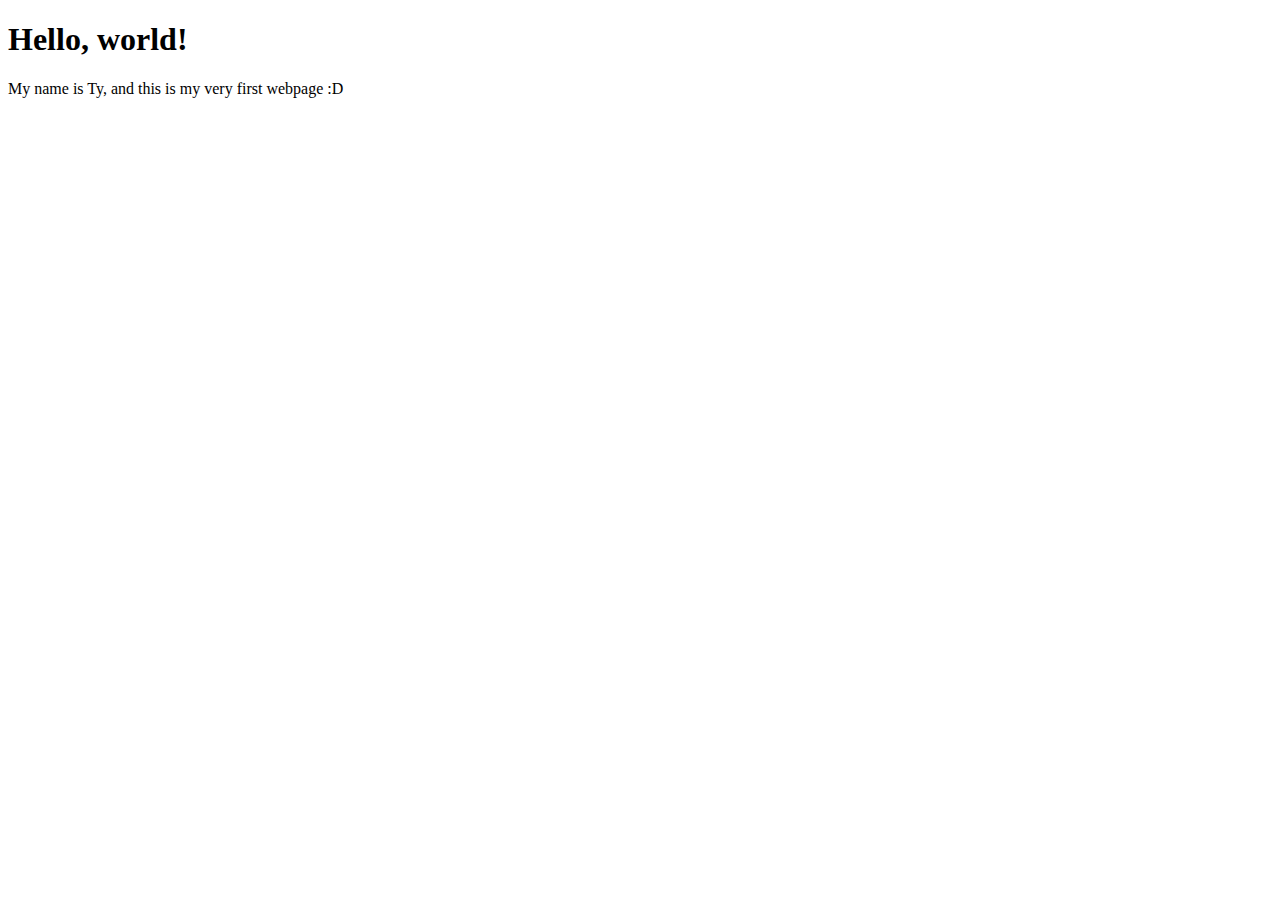
<file: Udemy_Courses/Building responsive Real-Worl Websites with HTML and CSS/01-Test/index.html>
<!DOCTYPE html>
<html lang="en">
  <head>
    <meta charset="UTF-8" />
    <meta name="viewport" content="width=device-width, initial-scale=1.0" />
    <title>My first Webpage</title>
  </head>
  <body>
    <h1>Hello, world!</h1>
    <p>My name is Ty, and this is my very first webpage :D</p>
  </body>
</html>
</file>
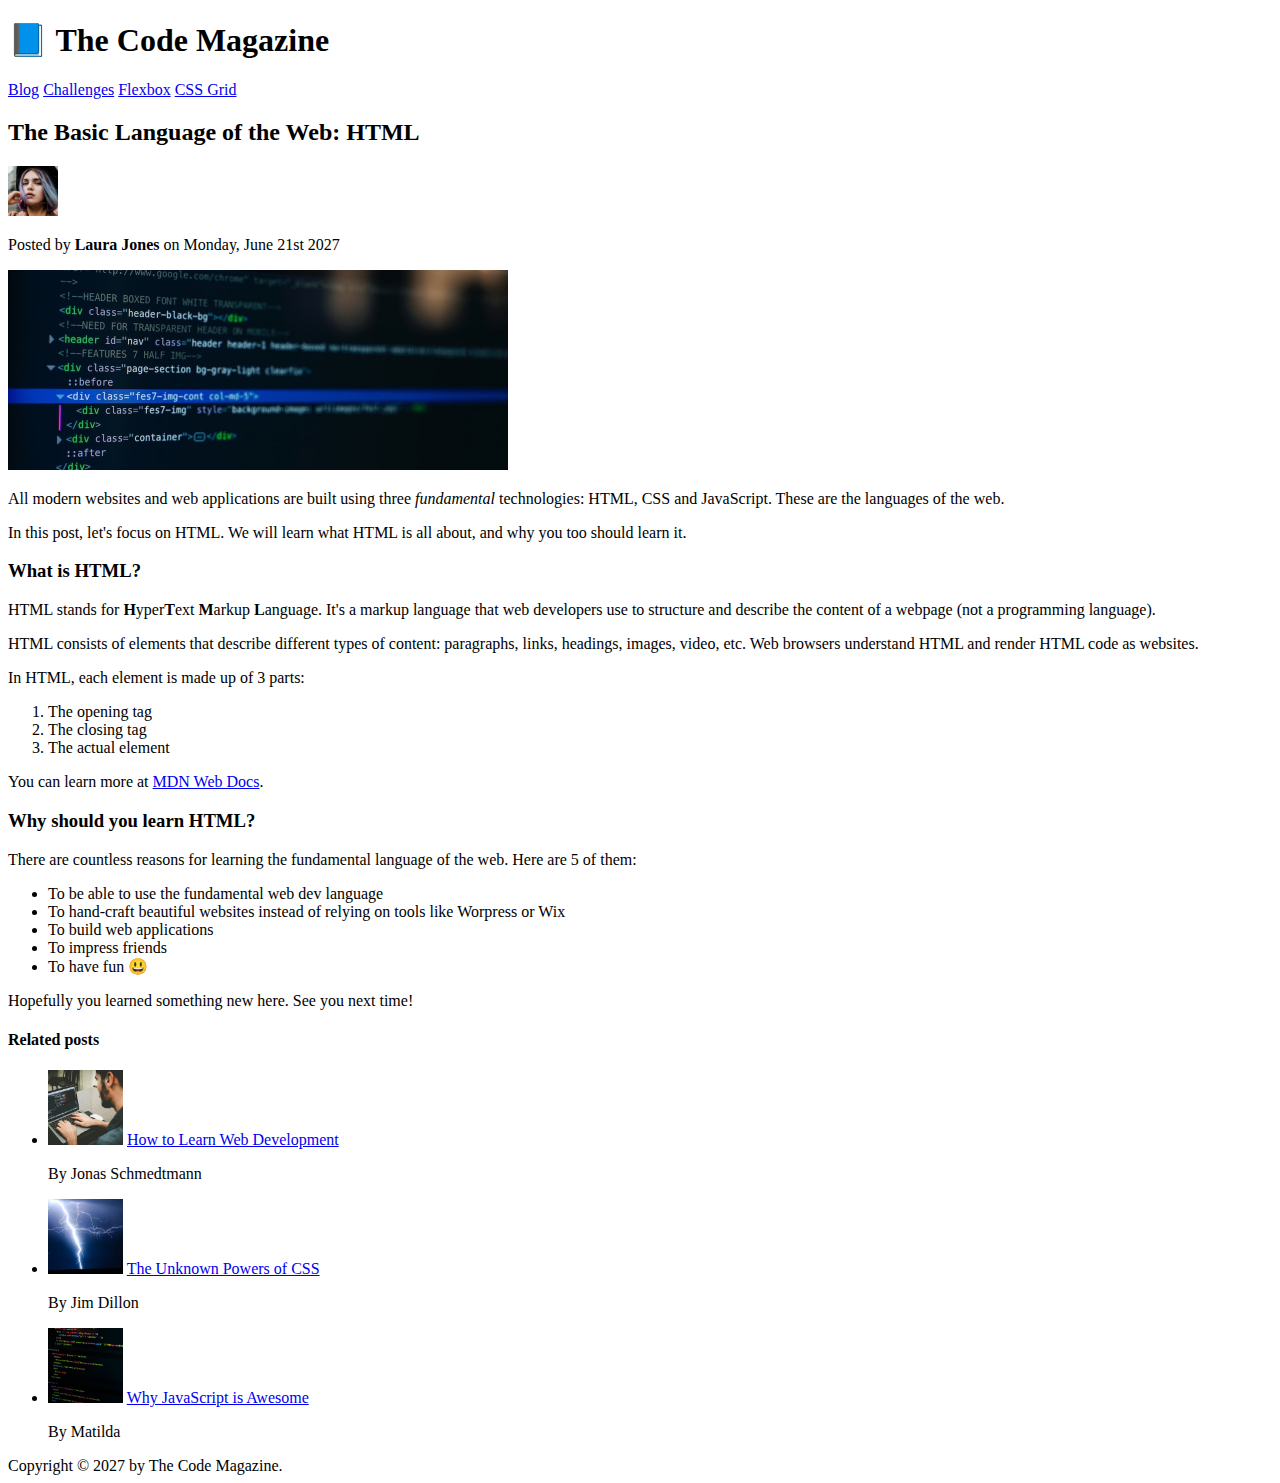
<file: Udemy_Courses/Building responsive Real-Worl Websites with HTML and CSS/html-css-course-master/html-css-course-master/final/02-HTML-Fundamentals/index.html>
<!DOCTYPE html>
<html lang="en">
  <head>
    <meta charset="UTF-8" />
    <title>The Basic Language of the Web: HTML</title>
  </head>

  <body>
    <!--
    <h1>The Basic Language of the Web: HTML</h1>
    <h2>The Basic Language of the Web: HTML</h2>
    <h3>The Basic Language of the Web: HTML</h3>
    <h4>The Basic Language of the Web: HTML</h4>
    <h5>The Basic Language of the Web: HTML</h5>
    <h6>The Basic Language of the Web: HTML</h6>
    -->

    <header>
      <h1>📘 The Code Magazine</h1>

      <nav>
        <a href="blog.html">Blog</a>
        <a href="#">Challenges</a>
        <a href="#">Flexbox</a>
        <a href="#">CSS Grid</a>
      </nav>
    </header>

    <article>
      <header>
        <h2>The Basic Language of the Web: HTML</h2>

        <img
          src="img/laura-jones.jpg"
          alt="Headshot of Laura Jones"
          height="50"
          width="50"
        />

        <p>Posted by <strong>Laura Jones</strong> on Monday, June 21st 2027</p>

        <img
          src="img/post-img.jpg"
          alt="HTML code on a screen"
          width="500"
          height="200"
        />
      </header>

      <p>
        All modern websites and web applications are built using three
        <em>fundamental</em>
        technologies: HTML, CSS and JavaScript. These are the languages of the
        web.
      </p>

      <p>
        In this post, let's focus on HTML. We will learn what HTML is all about,
        and why you too should learn it.
      </p>

      <h3>What is HTML?</h3>
      <p>
        HTML stands for <strong>H</strong>yper<strong>T</strong>ext
        <strong>M</strong>arkup <strong>L</strong>anguage. It's a markup
        language that web developers use to structure and describe the content
        of a webpage (not a programming language).
      </p>
      <p>
        HTML consists of elements that describe different types of content:
        paragraphs, links, headings, images, video, etc. Web browsers understand
        HTML and render HTML code as websites.
      </p>
      <p>In HTML, each element is made up of 3 parts:</p>

      <ol>
        <li>The opening tag</li>
        <li>The closing tag</li>
        <li>The actual element</li>
      </ol>

      <p>
        You can learn more at
        <a
          href="https://developer.mozilla.org/en-US/docs/Web/HTML"
          target="_blank"
          >MDN Web Docs</a
        >.
      </p>

      <h3>Why should you learn HTML?</h3>

      <p>
        There are countless reasons for learning the fundamental language of the
        web. Here are 5 of them:
      </p>

      <ul>
        <li>To be able to use the fundamental web dev language</li>
        <li>
          To hand-craft beautiful websites instead of relying on tools like
          Worpress or Wix
        </li>
        <li>To build web applications</li>
        <li>To impress friends</li>
        <li>To have fun 😃</li>
      </ul>

      <p>Hopefully you learned something new here. See you next time!</p>
    </article>

    <aside>
      <h4>Related posts</h4>

      <ul>
        <li>
          <img
            src="img/related-1.jpg"
            alt="Person programming"
            width="75"
            width="75"
          />
          <a href="#">How to Learn Web Development</a>
          <p>By Jonas Schmedtmann</p>
        </li>
        <li>
          <img src="img/related-2.jpg" alt="Lightning" width="75" heigth="75" />
          <a href="#">The Unknown Powers of CSS</a>
          <p>By Jim Dillon</p>
        </li>
        <li>
          <img
            src="img/related-3.jpg"
            alt="JavaScript code on a screen"
            width="75"
            height="75"
          />
          <a href="#">Why JavaScript is Awesome</a>
          <p>By Matilda</p>
        </li>
      </ul>
    </aside>

    <footer>Copyright &copy; 2027 by The Code Magazine.</footer>
  </body>
</html>
</file>
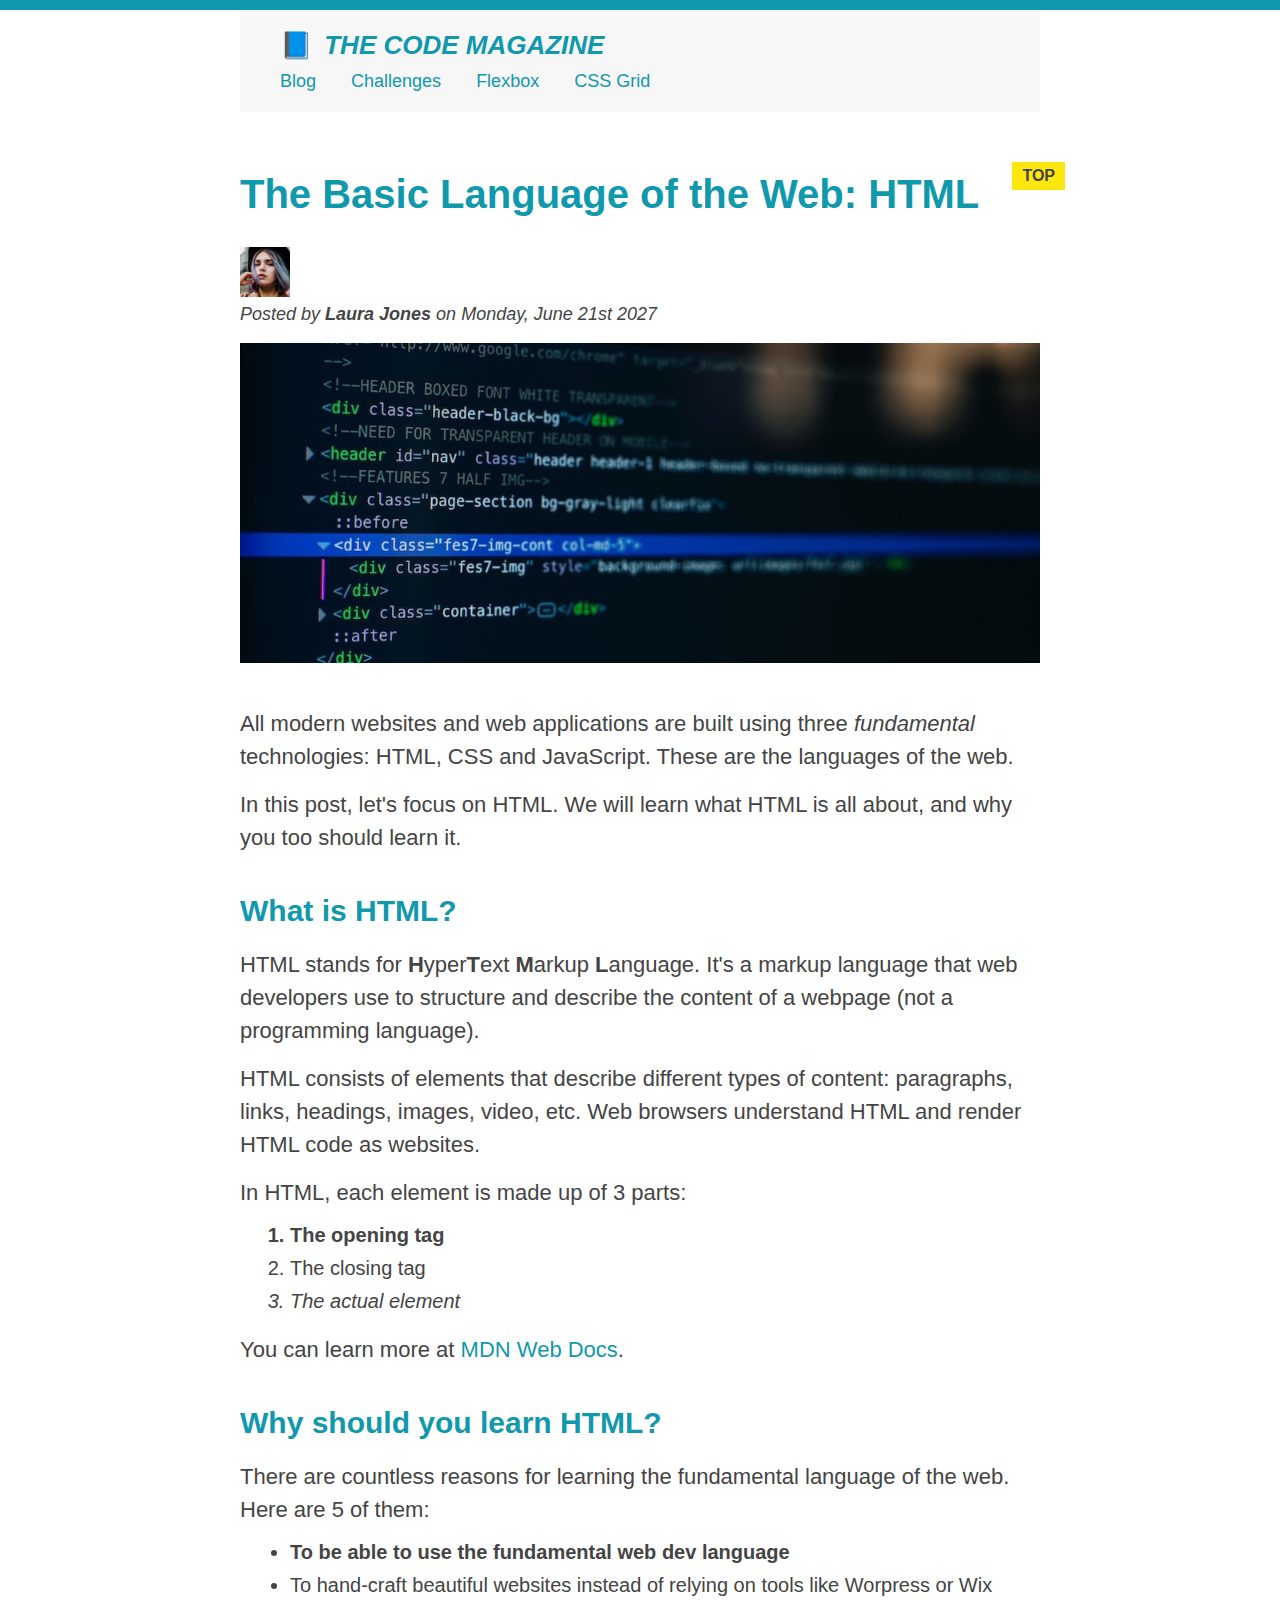
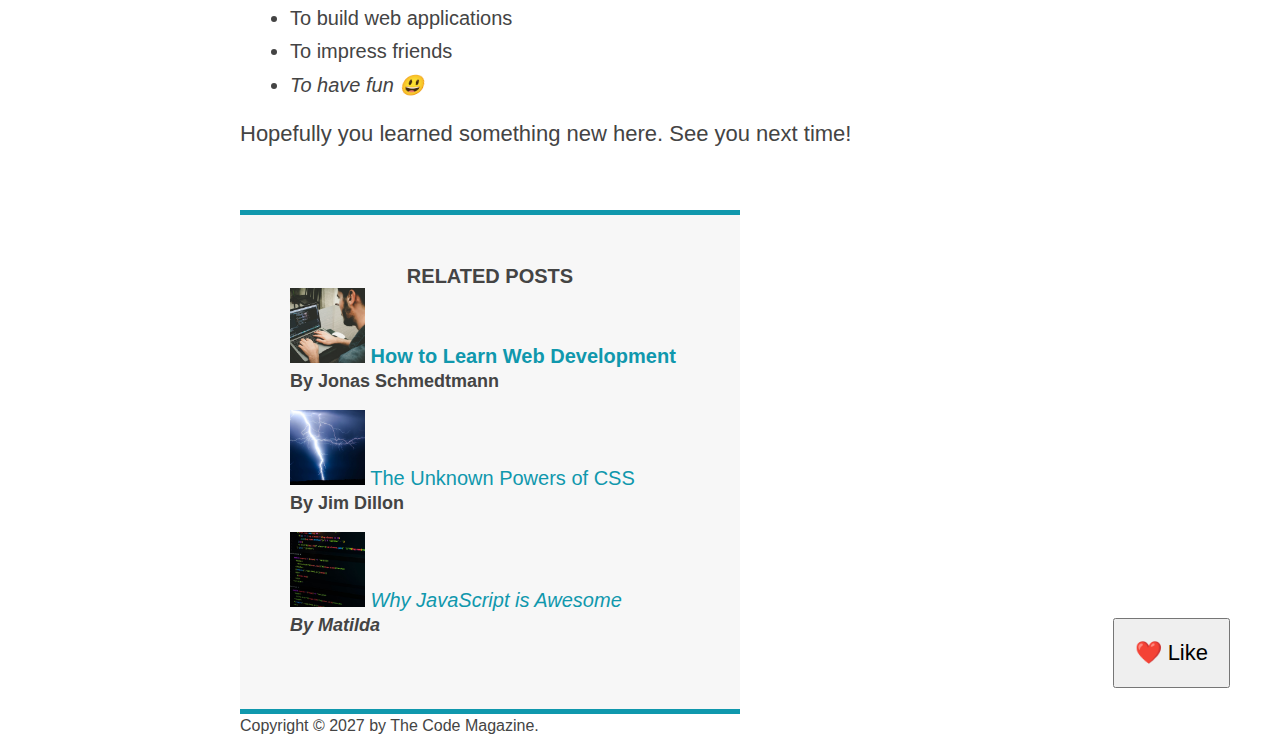
<file: Udemy_Courses/Building responsive Real-Worl Websites with HTML and CSS/html-css-course-master/html-css-course-master/final/03-CSS-Fundamentals/index.html>
<!DOCTYPE html>
<html lang="en">
  <head>
    <meta charset="UTF-8" />
    <link href="style.css" rel="stylesheet" />

    <title>The Basic Language of the Web: HTML</title>
  </head>

  <body>
    <!--
    <h1>The Basic Language of the Web: HTML</h1>
    <h2>The Basic Language of the Web: HTML</h2>
    <h3>The Basic Language of the Web: HTML</h3>
    <h4>The Basic Language of the Web: HTML</h4>
    <h5>The Basic Language of the Web: HTML</h5>
    <h6>The Basic Language of the Web: HTML</h6>
    -->

    <div class="container">
      <header class="main-header">
        <h1>📘 The Code Magazine</h1>

        <nav>
          <!-- <strong>This is the navigation</strong> -->
          <a href="blog.html">Blog</a>
          <a href="#">Challenges</a>
          <a href="#">Flexbox</a>
          <a href="#">CSS Grid</a>
        </nav>
      </header>

      <article>
        <header class="post-header">
          <h2>The Basic Language of the Web: HTML</h2>

          <img
            src="img/laura-jones.jpg"
            alt="Headshot of Laura Jones"
            height="50"
            width="50"
          />

          <p id="author">
            Posted by <strong>Laura Jones</strong> on Monday, June 21st 2027
          </p>

          <img
            src="img/post-img.jpg"
            alt="HTML code on a screen"
            width="500"
            height="200"
            class="post-img"
          />
          <button>❤️ Like</button>
        </header>

        <p>
          All modern websites and web applications are built using three
          <em>fundamental</em>
          technologies: HTML, CSS and JavaScript. These are the languages of the
          web.
        </p>

        <p>
          In this post, let's focus on HTML. We will learn what HTML is all
          about, and why you too should learn it.
        </p>

        <h3>What is HTML?</h3>
        <p>
          HTML stands for <strong>H</strong>yper<strong>T</strong>ext
          <strong>M</strong>arkup <strong>L</strong>anguage. It's a markup
          language that web developers use to structure and describe the content
          of a webpage (not a programming language).
        </p>
        <p>
          HTML consists of elements that describe different types of content:
          paragraphs, links, headings, images, video, etc. Web browsers
          understand HTML and render HTML code as websites.
        </p>
        <p>In HTML, each element is made up of 3 parts:</p>

        <ol>
          <li class="first-li">The opening tag</li>
          <li>The closing tag</li>
          <li>The actual element</li>
        </ol>

        <p>
          You can learn more at
          <a
            href="https://developer.mozilla.org/en-US/docs/Web/HTML"
            target="_blank"
            >MDN Web Docs</a
          >.
        </p>

        <h3>Why should you learn HTML?</h3>

        <p>
          There are countless reasons for learning the fundamental language of
          the web. Here are 5 of them:
        </p>

        <ul>
          <li class="first-li">
            To be able to use the fundamental web dev language
          </li>
          <li>
            To hand-craft beautiful websites instead of relying on tools like
            Worpress or Wix
          </li>
          <li>To build web applications</li>
          <li>To impress friends</li>
          <li>To have fun 😃</li>
        </ul>

        <p>Hopefully you learned something new here. See you next time!</p>
      </article>

      <aside>
        <h4>Related posts</h4>

        <ul class="related">
          <li>
            <img
              src="img/related-1.jpg"
              alt="Person programming"
              width="75"
              height="75"
            />
            <a href="#">How to Learn Web Development</a>
            <p class="related-author">By Jonas Schmedtmann</p>
          </li>
          <li>
            <img
              src="img/related-2.jpg"
              alt="Lightning"
              width="75"
              height="75"
            />
            <a href="#">The Unknown Powers of CSS</a>
            <p class="related-author">By Jim Dillon</p>
          </li>
          <li>
            <img
              src="img/related-3.jpg"
              alt="JavaScript code on a screen"
              width="75"
              height="75"
            />
            <a href="#">Why JavaScript is Awesome</a>
            <p class="related-author">By Matilda</p>
          </li>
        </ul>
      </aside>

      <footer>
        <p id="copyright" class="copyright text">
          Copyright &copy; 2027 by The Code Magazine.
        </p>
      </footer>
    </div>
  </body>
</html>
</file>
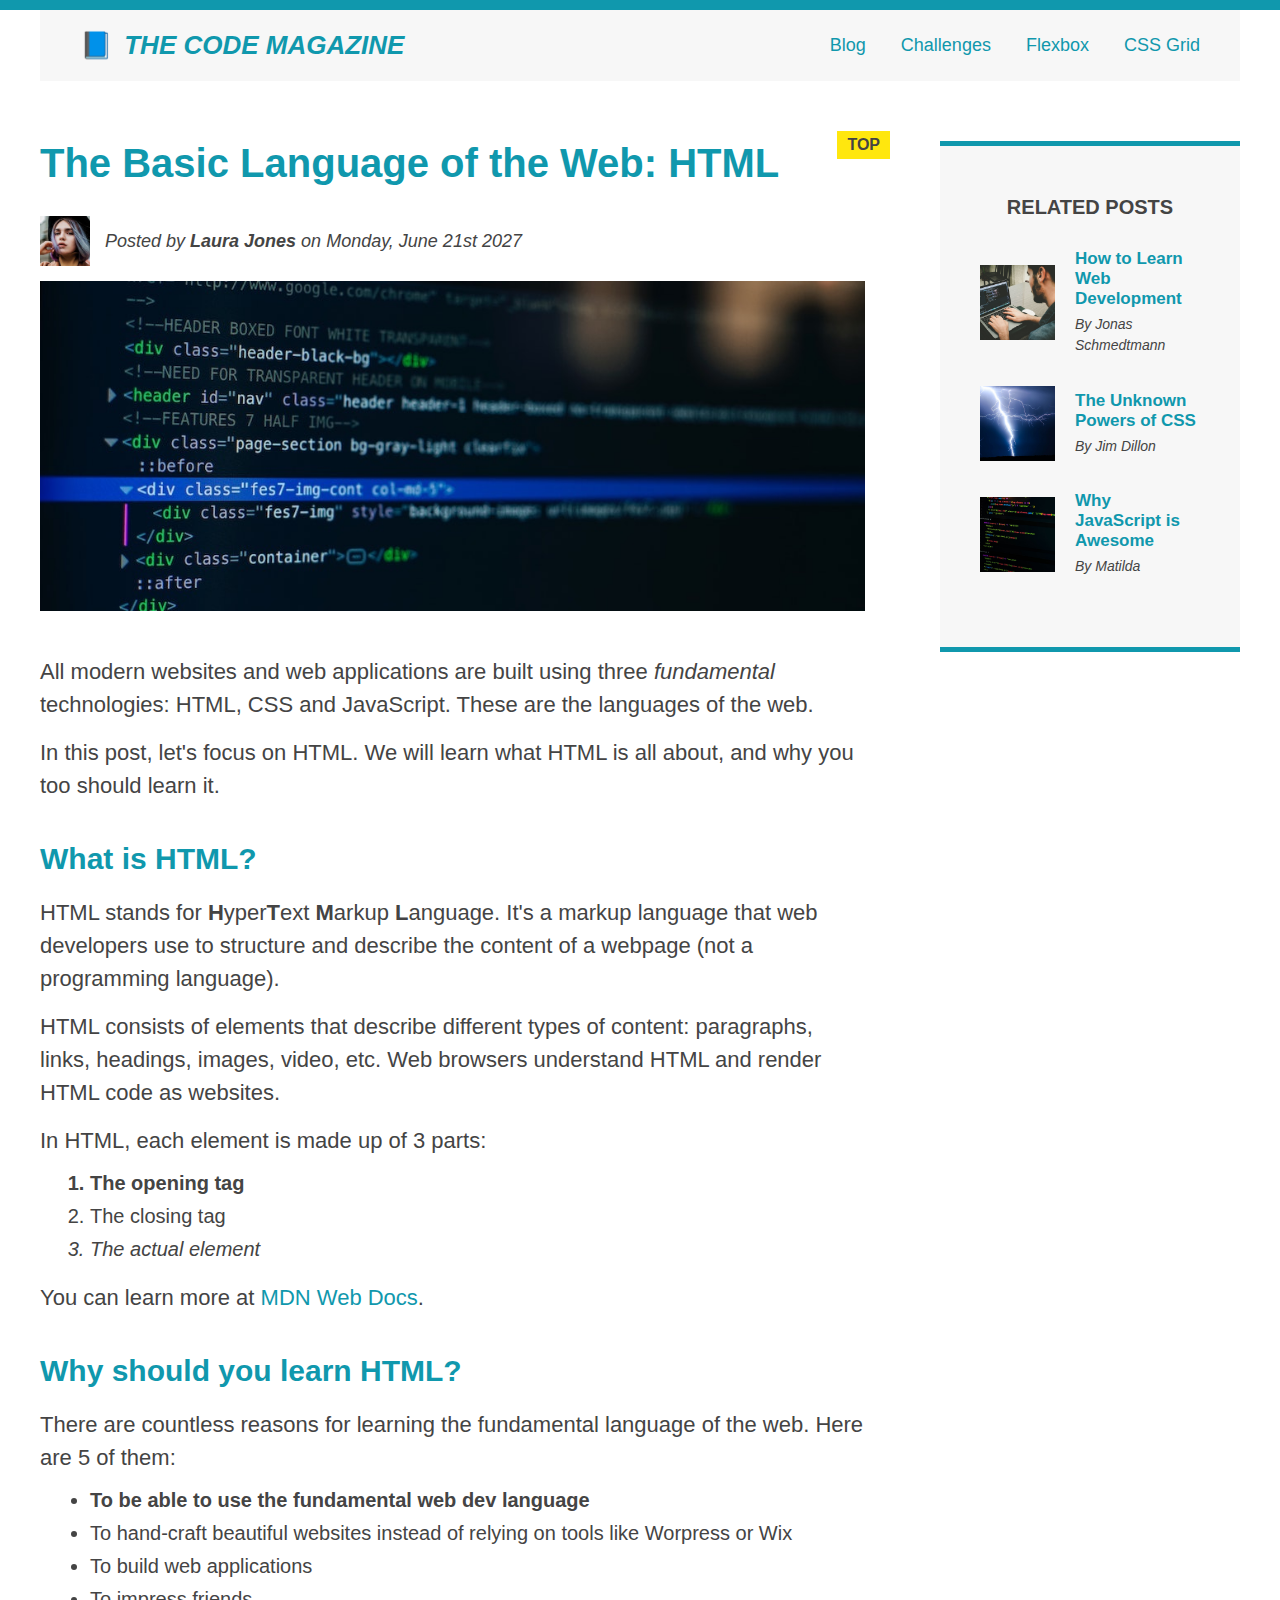
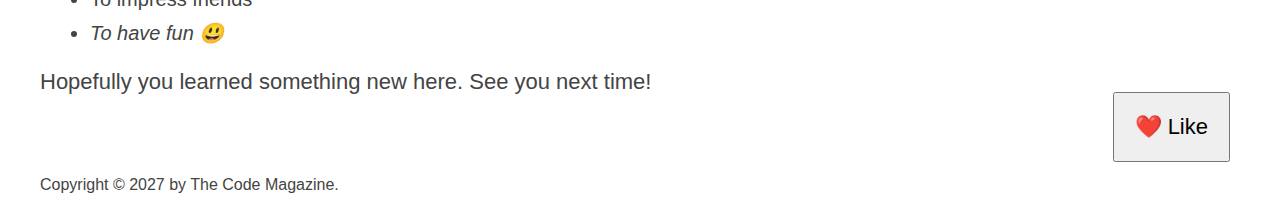
<file: Udemy_Courses/Building responsive Real-Worl Websites with HTML and CSS/html-css-course-master/html-css-course-master/final/04-CSS-Layouts/index.html>
<!DOCTYPE html>
<html lang="en">
  <head>
    <meta charset="UTF-8" />
    <link href="style.css" rel="stylesheet" />

    <title>The Basic Language of the Web: HTML</title>
  </head>

  <body>
    <!--
    <h1>The Basic Language of the Web: HTML</h1>
    <h2>The Basic Language of the Web: HTML</h2>
    <h3>The Basic Language of the Web: HTML</h3>
    <h4>The Basic Language of the Web: HTML</h4>
    <h5>The Basic Language of the Web: HTML</h5>
    <h6>The Basic Language of the Web: HTML</h6>
    -->

    <div class="container">
      <header class="main-header clearfix">
        <h1>📘 The Code Magazine</h1>

        <nav>
          <!-- <strong>This is the navigation</strong> -->
          <a href="blog.html">Blog</a>
          <a href="#">Challenges</a>
          <a href="flexbox.html">Flexbox</a>
          <a href="css-grid.html">CSS Grid</a>
        </nav>

        <!-- <div class="clear"></div> -->
      </header>

      <!-- ONLY NECESSARY FOR FLEXBOX -->
      <!-- <div class="row"> -->
      <article>
        <header class="post-header">
          <h2>The Basic Language of the Web: HTML</h2>

          <div class="author-box">
            <img
              src="img/laura-jones.jpg"
              alt="Headshot of Laura Jones"
              height="50"
              width="50"
              class="author-img"
            />

            <p id="author" class="author">
              Posted by <strong>Laura Jones</strong> on Monday, June 21st 2027
            </p>
          </div>

          <img
            src="img/post-img.jpg"
            alt="HTML code on a screen"
            width="500"
            height="200"
            class="post-img"
          />
          <button>❤️ Like</button>
        </header>

        <p>
          All modern websites and web applications are built using three
          <em>fundamental</em>
          technologies: HTML, CSS and JavaScript. These are the languages of the
          web.
        </p>

        <p>
          In this post, let's focus on HTML. We will learn what HTML is all
          about, and why you too should learn it.
        </p>

        <h3>What is HTML?</h3>
        <p>
          HTML stands for <strong>H</strong>yper<strong>T</strong>ext
          <strong>M</strong>arkup <strong>L</strong>anguage. It's a markup
          language that web developers use to structure and describe the content
          of a webpage (not a programming language).
        </p>
        <p>
          HTML consists of elements that describe different types of content:
          paragraphs, links, headings, images, video, etc. Web browsers
          understand HTML and render HTML code as websites.
        </p>
        <p>In HTML, each element is made up of 3 parts:</p>

        <ol>
          <li class="first-li">The opening tag</li>
          <li>The closing tag</li>
          <li>The actual element</li>
        </ol>

        <p>
          You can learn more at
          <a
            href="https://developer.mozilla.org/en-US/docs/Web/HTML"
            target="_blank"
            >MDN Web Docs</a
          >.
        </p>

        <h3>Why should you learn HTML?</h3>

        <p>
          There are countless reasons for learning the fundamental language of
          the web. Here are 5 of them:
        </p>

        <ul>
          <li class="first-li">
            To be able to use the fundamental web dev language
          </li>
          <li>
            To hand-craft beautiful websites instead of relying on tools like
            Worpress or Wix
          </li>
          <li>To build web applications</li>
          <li>To impress friends</li>
          <li>To have fun 😃</li>
        </ul>

        <p>Hopefully you learned something new here. See you next time!</p>
      </article>

      <aside>
        <h4>Related posts</h4>

        <ul class="related">
          <li class="related-post">
            <img
              src="img/related-1.jpg"
              alt="Person programming"
              width="75"
              height="75"
            />
            <div>
              <a href="#" class="related-link">How to Learn Web Development</a>
              <p class="related-author">By Jonas Schmedtmann</p>
            </div>
          </li>
          <li class="related-post">
            <img
              src="img/related-2.jpg"
              alt="Lightning"
              width="75"
              height="75"
            />
            <div>
              <a href="#" class="related-link">The Unknown Powers of CSS</a>
              <p class="related-author">By Jim Dillon</p>
            </div>
          </li>
          <li class="related-post">
            <img
              src="img/related-3.jpg"
              alt="JavaScript code on a screen"
              width="75"
              height="75"
            />
            <div>
              <a href="#" class="related-link">Why JavaScript is Awesome</a>
              <p class="related-author">By Matilda</p>
            </div>
          </li>
        </ul>
      </aside>
      <!-- </div> -->

      <footer>
        <p id="copyright" class="copyright text">
          Copyright &copy; 2027 by The Code Magazine.
        </p>
      </footer>
    </div>
  </body>
</html>
</file>
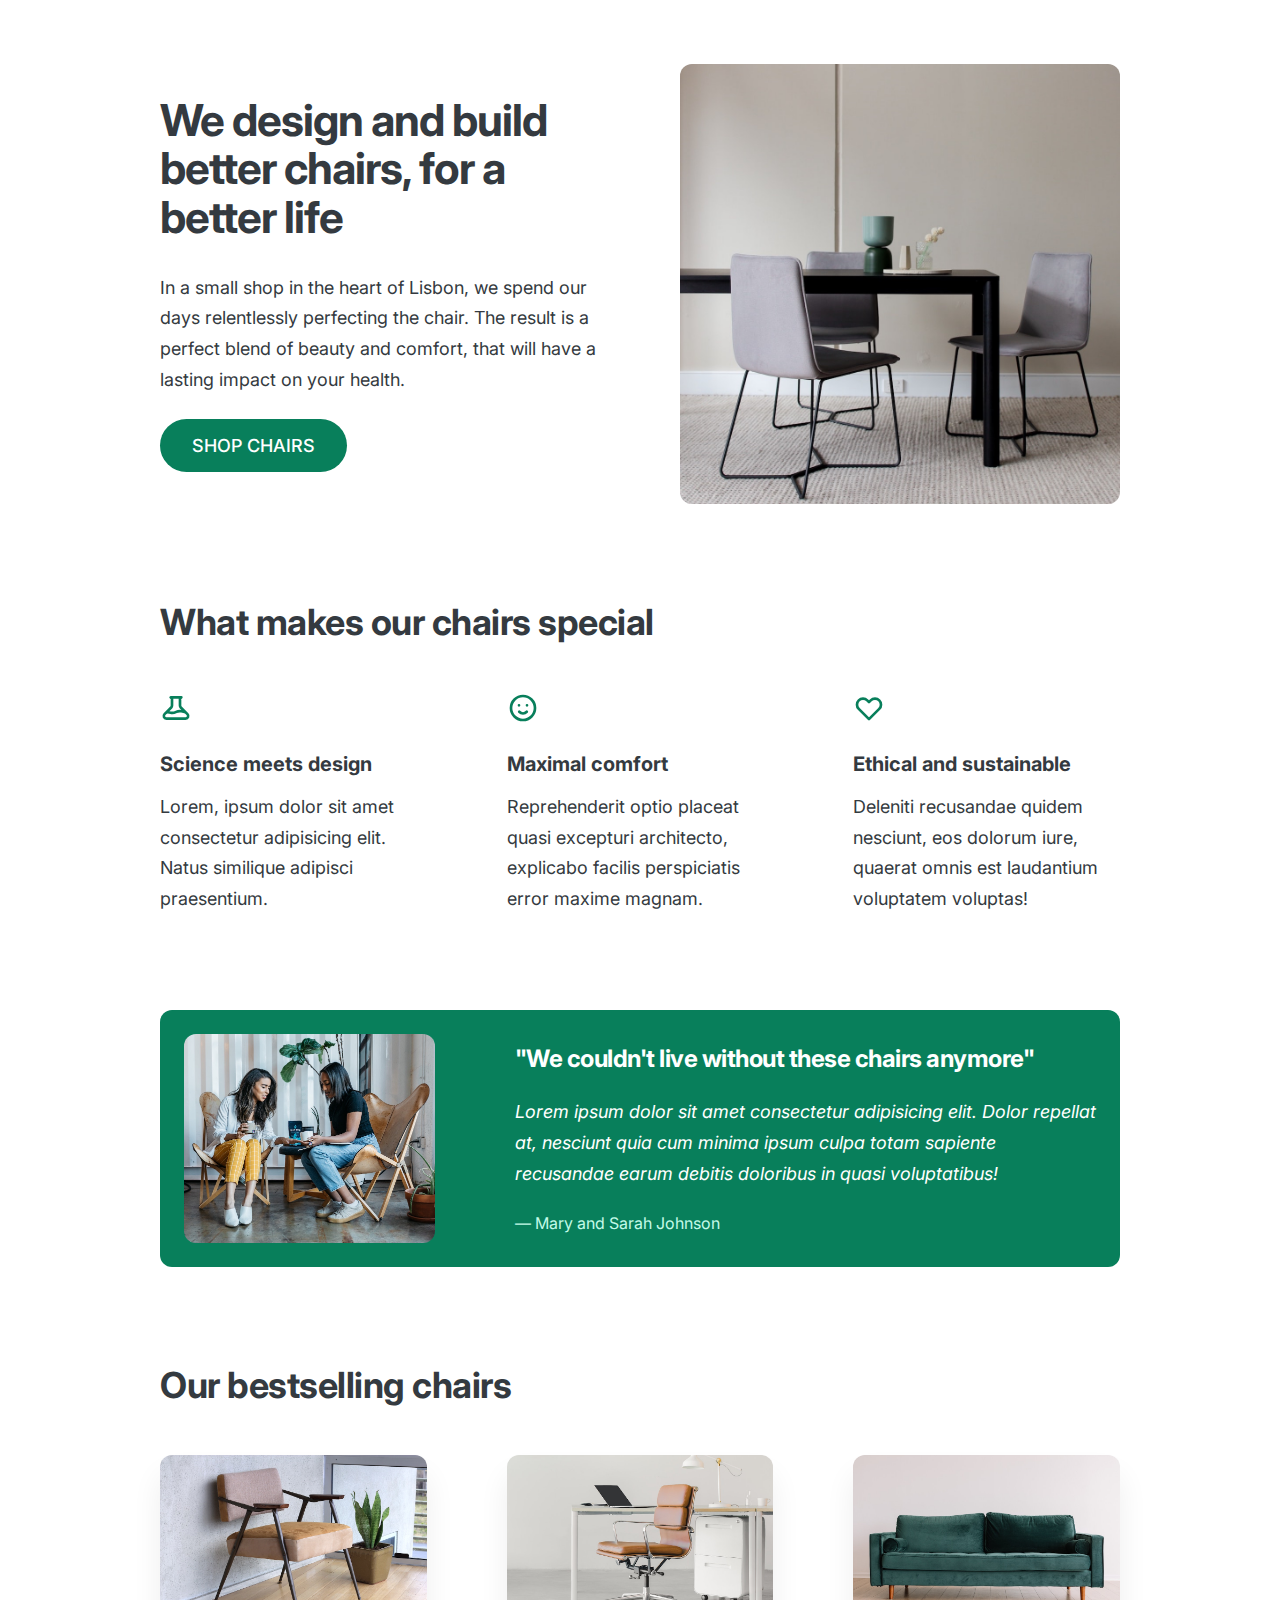
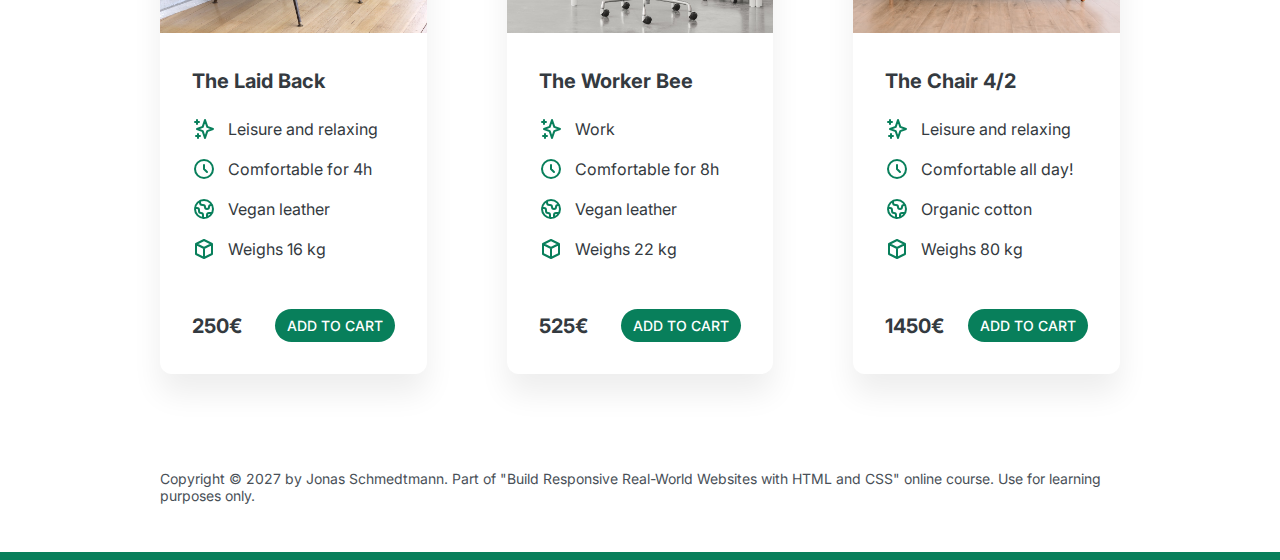
<file: Udemy_Courses/Building responsive Real-Worl Websites with HTML and CSS/html-css-course-master/html-css-course-master/final/05-Design/index.html>
<!DOCTYPE html>
<html lang="en">
  <head>
    <meta charset="UTF-8" />
    <meta http-equiv="X-UA-Compatible" content="IE=edge" />
    <meta name="viewport" content="width=device-width, initial-scale=1.0" />

    <link rel="preconnect" href="https://fonts.gstatic.com" />
    <link
      href="https://fonts.googleapis.com/css2?family=Inter:wght@400;500;700&display=swap"
      rel="stylesheet"
    />

    <link rel="stylesheet" href="style.css" />
    <title>Lisbon Chair Shop</title>
  </head>
  <body>
    <div class="container">
      <header>
        <div class="header-text-box">
          <h1>We design and build better chairs, for a better life</h1>
          <p class="header-text">
            In a small shop in the heart of Lisbon, we spend our days
            relentlessly perfecting the chair. The result is a perfect blend of
            beauty and comfort, that will have a lasting impact on your health.
          </p>
          <a class="btn btn--big" href="#">Shop chairs</a>
        </div>
        <img src="hero.jpg" alt="Photo" />
      </header>

      <section>
        <h2>What makes our chairs special</h2>
        <div class="grid-3-cols">
          <div>
            <svg
              xmlns="http://www.w3.org/2000/svg"
              class="features-icon"
              fill="none"
              viewBox="0 0 24 24"
              stroke="currentColor"
            >
              <path
                stroke-linecap="round"
                stroke-linejoin="round"
                stroke-width="2"
                d="M19.428 15.428a2 2 0 00-1.022-.547l-2.387-.477a6 6 0 00-3.86.517l-.318.158a6 6 0 01-3.86.517L6.05 15.21a2 2 0 00-1.806.547M8 4h8l-1 1v5.172a2 2 0 00.586 1.414l5 5c1.26 1.26.367 3.414-1.415 3.414H4.828c-1.782 0-2.674-2.154-1.414-3.414l5-5A2 2 0 009 10.172V5L8 4z"
              />
            </svg>
            <p class="features-title"><strong>Science meets design</strong></p>
            <p class="features-text">
              Lorem, ipsum dolor sit amet consectetur adipisicing elit. Natus
              similique adipisci praesentium.
            </p>
          </div>

          <div>
            <svg
              xmlns="http://www.w3.org/2000/svg"
              class="features-icon"
              fill="none"
              viewBox="0 0 24 24"
              stroke="currentColor"
            >
              <path
                stroke-linecap="round"
                stroke-linejoin="round"
                stroke-width="2"
                d="M14.828 14.828a4 4 0 01-5.656 0M9 10h.01M15 10h.01M21 12a9 9 0 11-18 0 9 9 0 0118 0z"
              />
            </svg>
            <p class="features-title">
              <strong>Maximal comfort</strong>
            </p>
            <p class="features-text">
              Reprehenderit optio placeat quasi excepturi architecto, explicabo
              facilis perspiciatis error maxime magnam.
            </p>
          </div>

          <div>
            <svg
              xmlns="http://www.w3.org/2000/svg"
              class="features-icon"
              fill="none"
              viewBox="0 0 24 24"
              stroke="currentColor"
            >
              <path
                stroke-linecap="round"
                stroke-linejoin="round"
                stroke-width="2"
                d="M4.318 6.318a4.5 4.5 0 000 6.364L12 20.364l7.682-7.682a4.5 4.5 0 00-6.364-6.364L12 7.636l-1.318-1.318a4.5 4.5 0 00-6.364 0z"
              />
            </svg>
            <p class="features-title">
              <strong>Ethical and sustainable</strong>
            </p>
            <p class="features-text">
              Deleniti recusandae quidem nesciunt, eos dolorum iure, quaerat
              omnis est laudantium voluptatem voluptas!
            </p>
          </div>
        </div>
      </section>

      <section class="testimonial-section">
        <div class="grid-3-cols">
          <img src="customers.jpg" alt="People sitting on chairs" />
          <div class="testimonial-box">
            <h2>"We couldn't live without these chairs anymore"</h2>
            <blockquote class="testimonial-text">
              Lorem ipsum dolor sit amet consectetur adipisicing elit. Dolor
              repellat at, nesciunt quia cum minima ipsum culpa totam sapiente
              recusandae earum debitis doloribus in quasi voluptatibus!
            </blockquote>
            <p class="testimonial-author">&mdash; Mary and Sarah Johnson</p>
          </div>
        </div>
      </section>

      <section>
        <h2>Our bestselling chairs</h2>
        <div class="grid-3-cols">
          <figure class="chair">
            <img src="chair-1.jpg" alt="Chair" />
            <div class="chair-box">
              <h3>The Laid Back</h3>
              <ul class="chair-details">
                <li>
                  <svg
                    xmlns="http://www.w3.org/2000/svg"
                    class="chair-icon"
                    fill="none"
                    viewBox="0 0 24 24"
                    stroke="currentColor"
                  >
                    <path
                      stroke-linecap="round"
                      stroke-linejoin="round"
                      stroke-width="2"
                      d="M5 3v4M3 5h4M6 17v4m-2-2h4m5-16l2.286 6.857L21 12l-5.714 2.143L13 21l-2.286-6.857L5 12l5.714-2.143L13 3z"
                    />
                  </svg>
                  <!-- Span is a generic INLINE text element, it doesn't have any meaning. It's like a div element, but inline -->
                  <span>Leisure and relaxing</span>
                </li>
                <li>
                  <svg
                    xmlns="http://www.w3.org/2000/svg"
                    class="chair-icon"
                    fill="none"
                    viewBox="0 0 24 24"
                    stroke="currentColor"
                  >
                    <path
                      stroke-linecap="round"
                      stroke-linejoin="round"
                      stroke-width="2"
                      d="M12 8v4l3 3m6-3a9 9 0 11-18 0 9 9 0 0118 0z"
                    />
                  </svg>
                  <span>Comfortable for 4h</span>
                </li>
                <li>
                  <svg
                    xmlns="http://www.w3.org/2000/svg"
                    class="chair-icon"
                    fill="none"
                    viewBox="0 0 24 24"
                    stroke="currentColor"
                  >
                    <path
                      stroke-linecap="round"
                      stroke-linejoin="round"
                      stroke-width="2"
                      d="M3.055 11H5a2 2 0 012 2v1a2 2 0 002 2 2 2 0 012 2v2.945M8 3.935V5.5A2.5 2.5 0 0010.5 8h.5a2 2 0 012 2 2 2 0 104 0 2 2 0 012-2h1.064M15 20.488V18a2 2 0 012-2h3.064M21 12a9 9 0 11-18 0 9 9 0 0118 0z"
                    />
                  </svg>
                  <span>Vegan leather</span>
                </li>
                <li>
                  <svg
                    xmlns="http://www.w3.org/2000/svg"
                    class="chair-icon"
                    fill="none"
                    viewBox="0 0 24 24"
                    stroke="currentColor"
                  >
                    <path
                      stroke-linecap="round"
                      stroke-linejoin="round"
                      stroke-width="2"
                      d="M20 7l-8-4-8 4m16 0l-8 4m8-4v10l-8 4m0-10L4 7m8 4v10M4 7v10l8 4"
                    />
                  </svg>
                  <span>Weighs 16 kg</span>
                </li>
              </ul>
              <div class="chair-price">
                <strong>250€</strong>
                <a href="#" class="btn btn--small">Add to cart</a>
              </div>
            </div>
          </figure>

          <figure class="chair">
            <img src="chair-2.jpg" alt="Chair" />
            <div class="chair-box">
              <h3>The Worker Bee</h3>
              <ul class="chair-details">
                <li>
                  <svg
                    xmlns="http://www.w3.org/2000/svg"
                    class="chair-icon"
                    fill="none"
                    viewBox="0 0 24 24"
                    stroke="currentColor"
                  >
                    <path
                      stroke-linecap="round"
                      stroke-linejoin="round"
                      stroke-width="2"
                      d="M5 3v4M3 5h4M6 17v4m-2-2h4m5-16l2.286 6.857L21 12l-5.714 2.143L13 21l-2.286-6.857L5 12l5.714-2.143L13 3z"
                    />
                  </svg>
                  <span>Work</span>
                </li>
                <li>
                  <svg
                    xmlns="http://www.w3.org/2000/svg"
                    class="chair-icon"
                    fill="none"
                    viewBox="0 0 24 24"
                    stroke="currentColor"
                  >
                    <path
                      stroke-linecap="round"
                      stroke-linejoin="round"
                      stroke-width="2"
                      d="M12 8v4l3 3m6-3a9 9 0 11-18 0 9 9 0 0118 0z"
                    />
                  </svg>
                  <span>Comfortable for 8h</span>
                </li>
                <li>
                  <svg
                    xmlns="http://www.w3.org/2000/svg"
                    class="chair-icon"
                    fill="none"
                    viewBox="0 0 24 24"
                    stroke="currentColor"
                  >
                    <path
                      stroke-linecap="round"
                      stroke-linejoin="round"
                      stroke-width="2"
                      d="M3.055 11H5a2 2 0 012 2v1a2 2 0 002 2 2 2 0 012 2v2.945M8 3.935V5.5A2.5 2.5 0 0010.5 8h.5a2 2 0 012 2 2 2 0 104 0 2 2 0 012-2h1.064M15 20.488V18a2 2 0 012-2h3.064M21 12a9 9 0 11-18 0 9 9 0 0118 0z"
                    />
                  </svg>
                  <span>Vegan leather</span>
                </li>
                <li>
                  <svg
                    xmlns="http://www.w3.org/2000/svg"
                    class="chair-icon"
                    fill="none"
                    viewBox="0 0 24 24"
                    stroke="currentColor"
                  >
                    <path
                      stroke-linecap="round"
                      stroke-linejoin="round"
                      stroke-width="2"
                      d="M20 7l-8-4-8 4m16 0l-8 4m8-4v10l-8 4m0-10L4 7m8 4v10M4 7v10l8 4"
                    />
                  </svg>
                  <span>Weighs 22 kg</span>
                </li>
              </ul>
              <div class="chair-price">
                <strong>525€</strong>
                <a href="#" class="btn btn--small">Add to cart</a>
              </div>
            </div>
          </figure>

          <figure class="chair">
            <img src="chair-3.jpg" alt="Chair" />
            <div class="chair-box">
              <h3>The Chair 4/2</h3>
              <ul class="chair-details">
                <li>
                  <svg
                    xmlns="http://www.w3.org/2000/svg"
                    class="chair-icon"
                    fill="none"
                    viewBox="0 0 24 24"
                    stroke="currentColor"
                  >
                    <path
                      stroke-linecap="round"
                      stroke-linejoin="round"
                      stroke-width="2"
                      d="M5 3v4M3 5h4M6 17v4m-2-2h4m5-16l2.286 6.857L21 12l-5.714 2.143L13 21l-2.286-6.857L5 12l5.714-2.143L13 3z"
                    />
                  </svg>
                  <span>Leisure and relaxing</span>
                </li>
                <li>
                  <svg
                    xmlns="http://www.w3.org/2000/svg"
                    class="chair-icon"
                    fill="none"
                    viewBox="0 0 24 24"
                    stroke="currentColor"
                  >
                    <path
                      stroke-linecap="round"
                      stroke-linejoin="round"
                      stroke-width="2"
                      d="M12 8v4l3 3m6-3a9 9 0 11-18 0 9 9 0 0118 0z"
                    />
                  </svg>
                  <span>Comfortable all day!</span>
                </li>
                <li>
                  <svg
                    xmlns="http://www.w3.org/2000/svg"
                    class="chair-icon"
                    fill="none"
                    viewBox="0 0 24 24"
                    stroke="currentColor"
                  >
                    <path
                      stroke-linecap="round"
                      stroke-linejoin="round"
                      stroke-width="2"
                      d="M3.055 11H5a2 2 0 012 2v1a2 2 0 002 2 2 2 0 012 2v2.945M8 3.935V5.5A2.5 2.5 0 0010.5 8h.5a2 2 0 012 2 2 2 0 104 0 2 2 0 012-2h1.064M15 20.488V18a2 2 0 012-2h3.064M21 12a9 9 0 11-18 0 9 9 0 0118 0z"
                    />
                  </svg>
                  <span>Organic cotton</span>
                </li>
                <li>
                  <svg
                    xmlns="http://www.w3.org/2000/svg"
                    class="chair-icon"
                    fill="none"
                    viewBox="0 0 24 24"
                    stroke="currentColor"
                  >
                    <path
                      stroke-linecap="round"
                      stroke-linejoin="round"
                      stroke-width="2"
                      d="M20 7l-8-4-8 4m16 0l-8 4m8-4v10l-8 4m0-10L4 7m8 4v10M4 7v10l8 4"
                    />
                  </svg>
                  <span>Weighs 80 kg</span>
                </li>
              </ul>
              <div class="chair-price">
                <strong>1450€</strong>
                <a href="#" class="btn btn--small">Add to cart</a>
              </div>
            </div>
          </figure>
        </div>
      </section>

      <footer>
        Copyright &copy; 2027 by Jonas Schmedtmann. Part of "Build Responsive
        Real-World Websites with HTML and CSS" online course. Use for learning
        purposes only.
      </footer>
    </div>
  </body>
</html>
</file>
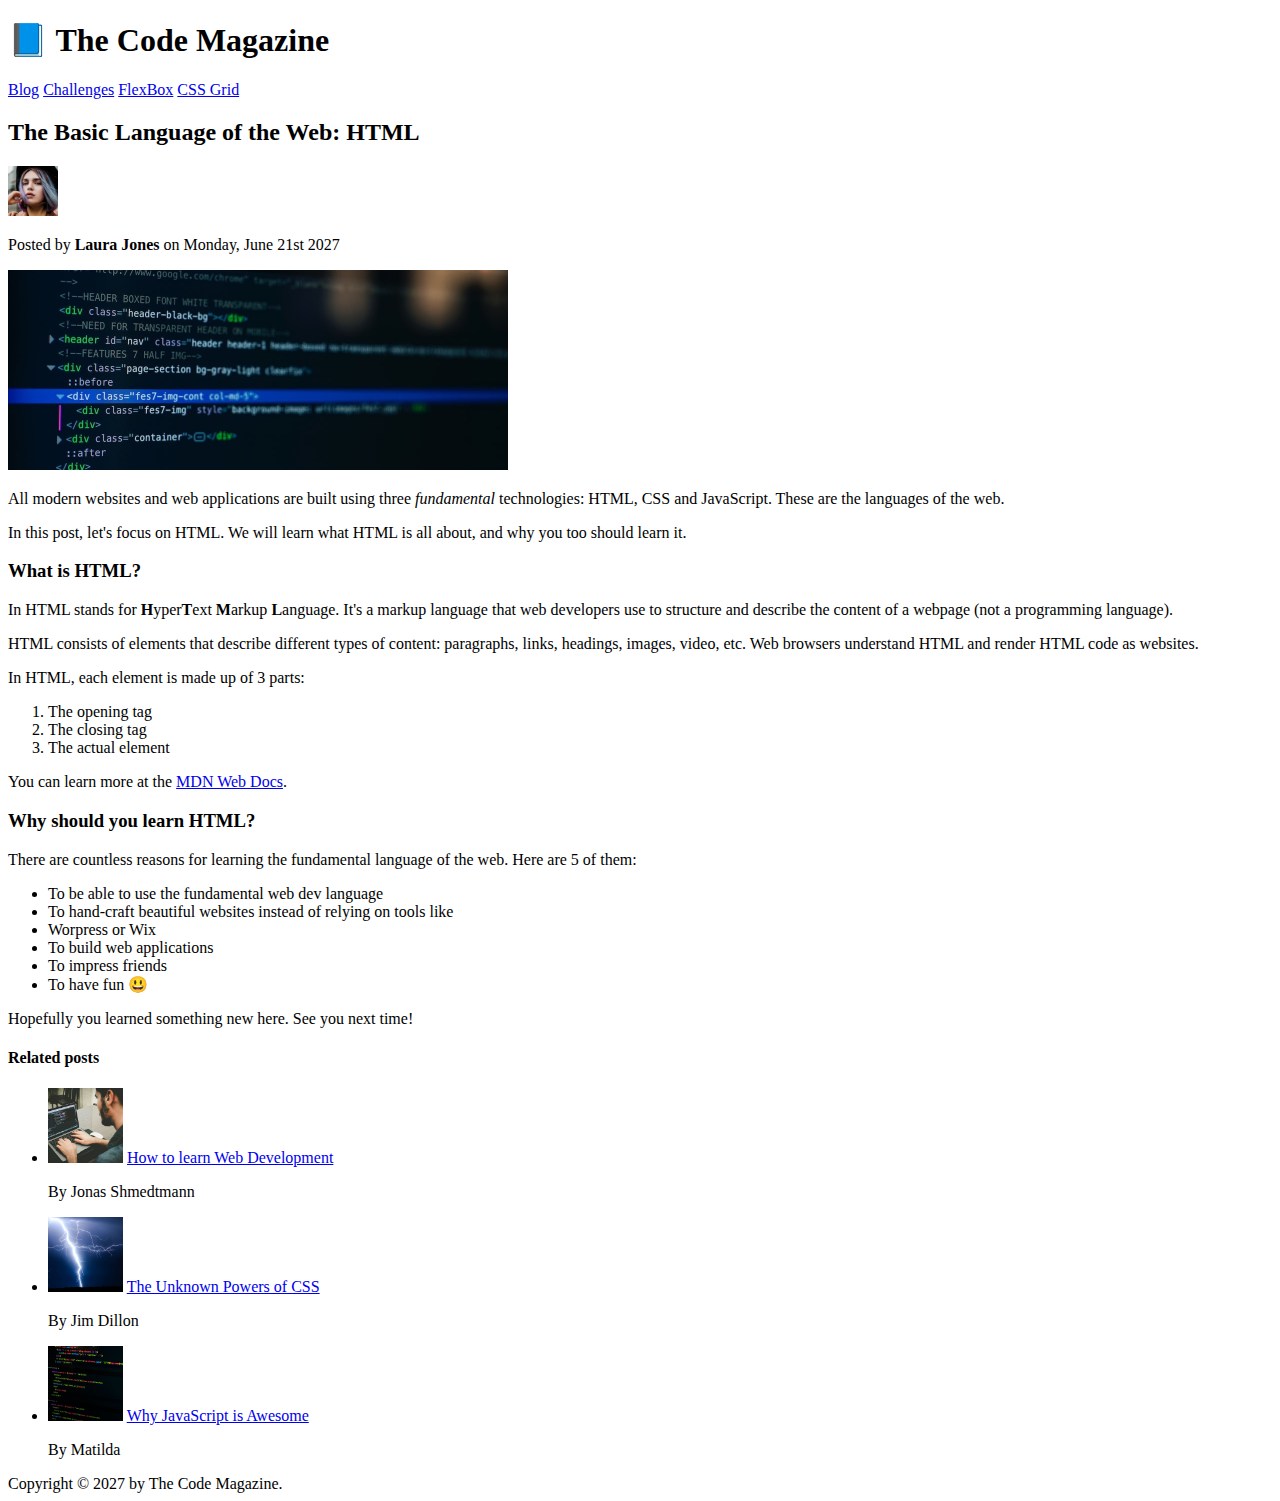
<file: Udemy_Courses/Building responsive Real-Worl Websites with HTML and CSS/html-css-course-master/html-css-course-master/starter/02-HTML-Fundamentals/index.html>
<!DOCTYPE html>
<html lang="en">
  <head>
    <meta charset="UTF-8" />
    <title>The Basic Language of the Web: HTML</title>
  </head>

  <body>
    <header>
      <h1>📘 The Code Magazine</h1>

      <nav>
        <a href="blog.html">Blog</a>
        <a href="#">Challenges</a>
        <a href="#">FlexBox</a>
        <a href="#">CSS Grid</a>
      </nav>
    </header>

    <article>
      <header>
        <h2>The Basic Language of the Web: HTML</h2>

        <img
          src="img/laura-jones.jpg"
          alt="Headshot of the Author, Laura Jones"
          width="50"
          height="50"
        />

        <p>Posted by <strong>Laura Jones</strong> on Monday, June 21st 2027</p>

        <img
          src="img/post-img.jpg"
          alt="HTML code on a screen"
          width="500"
          height="200"
        />
      </header>

      <p>
        All modern websites and web applications are built using three
        <em>fundamental</em>
        technologies: HTML, CSS and JavaScript. These are the languages of the
        web.
      </p>

      <p>
        In this post, let's focus on HTML. We will learn what HTML is all about,
        and why you too should learn it.
      </p>

      <h3>What is HTML?</h3>
      <p>
        In HTML stands for <strong>H</strong>yper<strong>T</strong>ext
        <strong>M</strong>arkup <strong>L</strong>anguage. It's a markup
        language that web developers use to structure and describe the content
        of a webpage (not a programming language).
      </p>
      <p>
        HTML consists of elements that describe different types of content:
        paragraphs, links, headings, images, video, etc. Web browsers understand
        HTML and render HTML code as websites.
      </p>
      <p>In HTML, each element is made up of 3 parts:</p>
      <ol>
        <li>The opening tag</li>
        <li>The closing tag</li>
        <li>The actual element</li>
      </ol>

      <p>
        You can learn more at the
        <a
          href="https://developer.mozilla.org/en-US/docs/Web/HTML"
          target="_blank"
          >MDN Web Docs</a
        >.
      </p>

      <h3>Why should you learn HTML?</h3>

      <p>
        There are countless reasons for learning the fundamental language of the
        web. Here are 5 of them:
      </p>

      <ul>
        <li>To be able to use the fundamental web dev language</li>
        <li>
          To hand-craft beautiful websites instead of relying on tools like
        </li>
        <li>Worpress or Wix</li>
        <li>To build web applications</li>
        <li>To impress friends</li>
        <li>To have fun 😃</li>
      </ul>

      <p>Hopefully you learned something new here. See you next time!</p>
    </article>

    <aside>
      <h4>Related posts</h4>

      <ul>
        <li>
          <img
            src="img/related-1.jpg"
            alt="Man typing code on a computer"
            width="75"
            height="75"
          />
          <a href="#"> How to learn Web Development</a>
          <p>By Jonas Shmedtmann</p>
        </li>
        <li>
          <img
            src="img/related-2.jpg"
            alt="large lighting bolt striking the ground at night"
            width="75"
            height="75"
          />
          <a href="#"> The Unknown Powers of CSS</a>
          <p>By Jim Dillon</p>
        </li>
        <li>
          <img
            src="img/related-3.jpg"
            alt="Javascript code on a computer screen"
            width="75"
            height="75"
          />
          <a href="#"> Why JavaScript is Awesome</a>
          <p>By Matilda</p>
        </li>
      </ul>
    </aside>

    <footer>Copyright &copy; 2027 by The Code Magazine.</footer>
  </body>
</html>
</file>
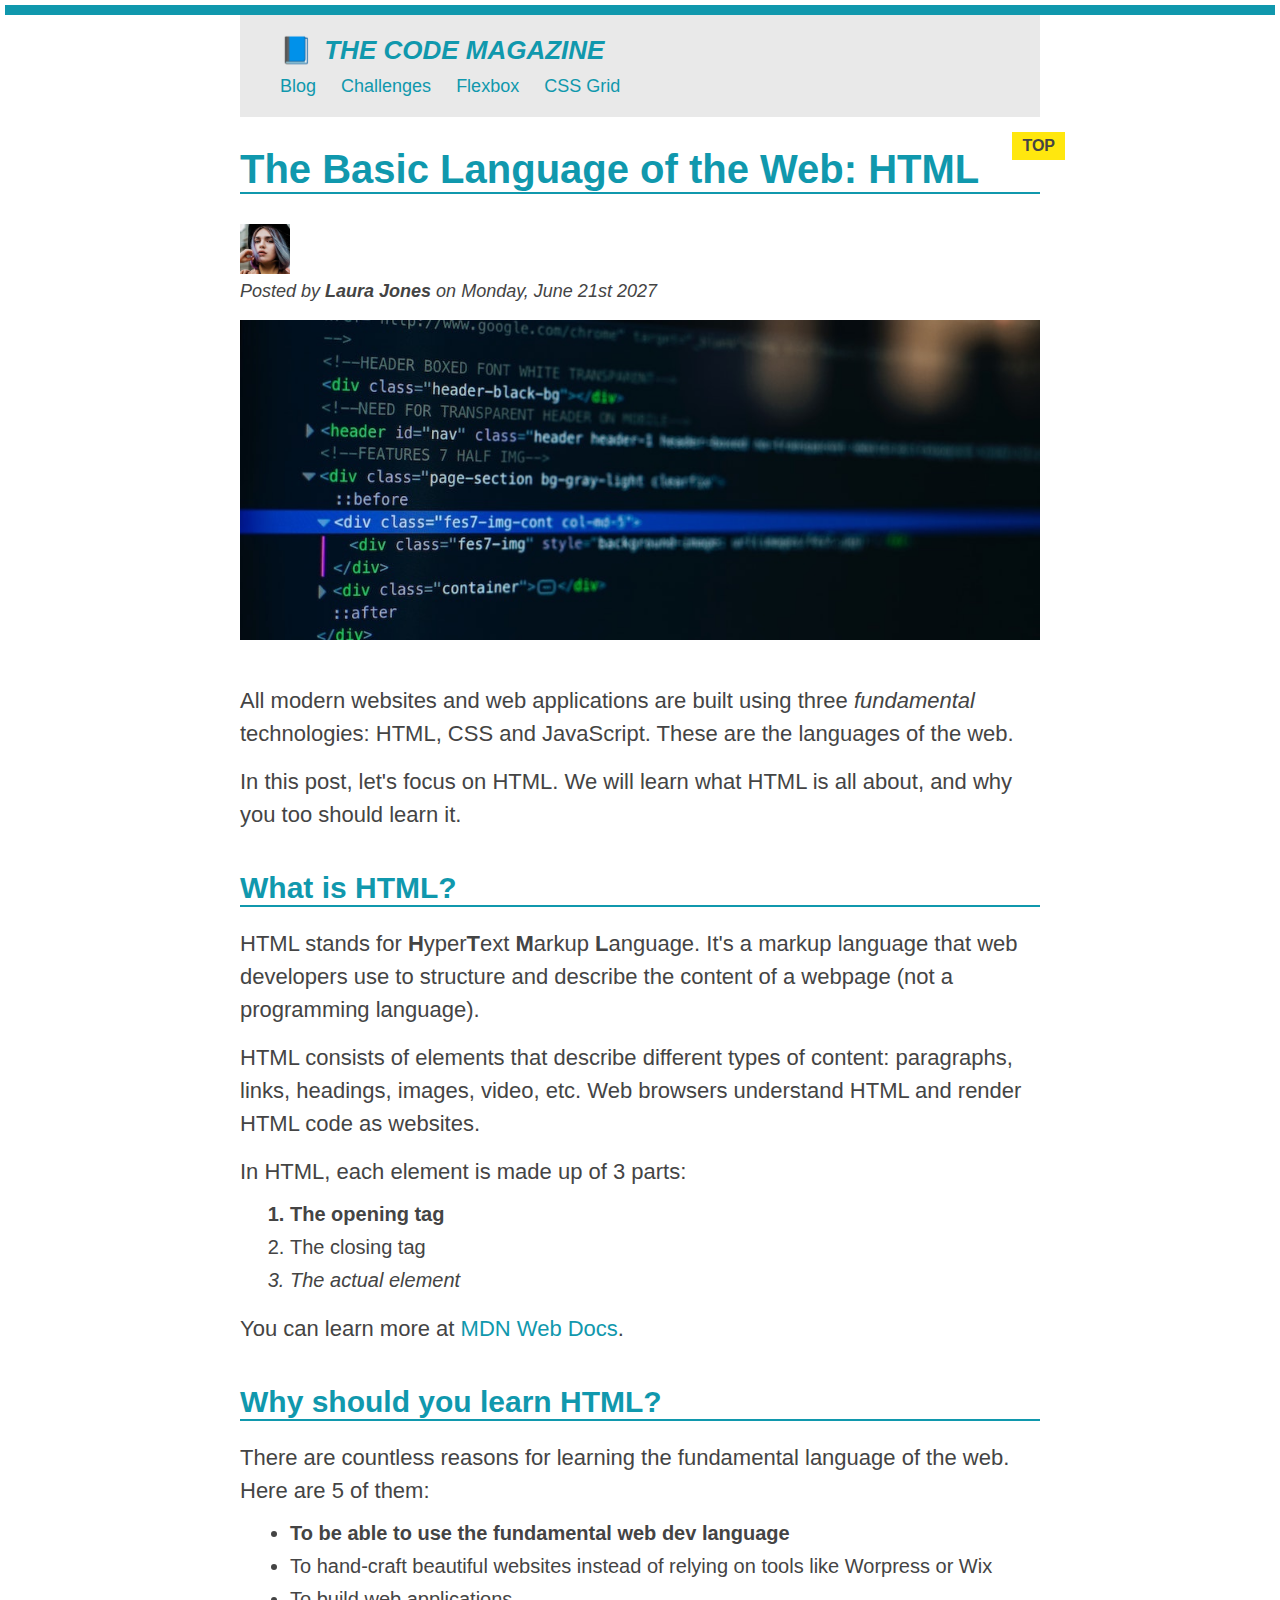
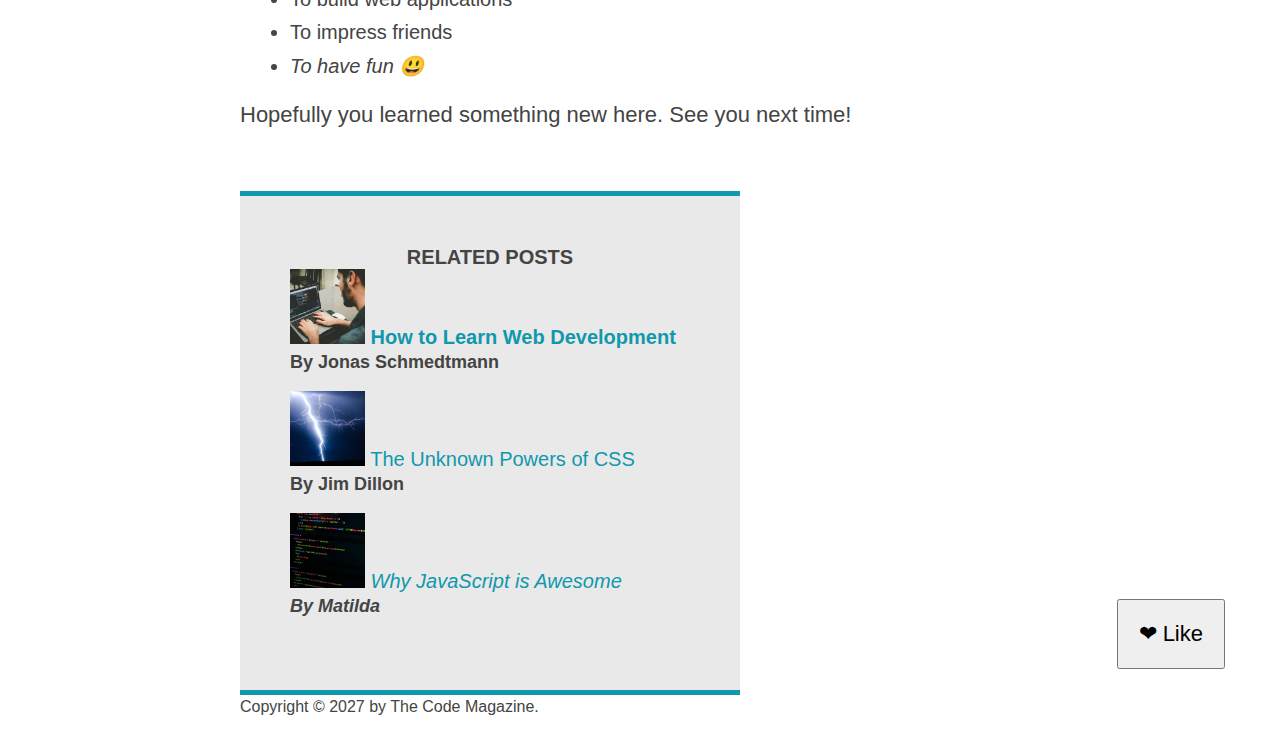
<file: Udemy_Courses/Building responsive Real-Worl Websites with HTML and CSS/html-css-course-master/html-css-course-master/starter/03-CSS-Fundamentals/index.html>
<!DOCTYPE html>
<html lang="en">
  <link>
    <meta charset="UTF-8" />
    <link href="style.css" rel="stylesheet"/>
    <title>The Basic Language of the Web: HTML</title>
  </head>

  <body>
    <!--
    <h1>The Basic Language of the Web: HTML</h1>
    <h2>The Basic Language of the Web: HTML</h2>
    <h3>The Basic Language of the Web: HTML</h3>
    <h4>The Basic Language of the Web: HTML</h4>
    <h5>The Basic Language of the Web: HTML</h5>
    <h6>The Basic Language of the Web: HTML</h6>
    -->
    <div class="container">
    <header class="main-header">
      <h1>📘 The Code Magazine</h1>

      <nav class="navigation">
        <a href="blog.html">Blog</a>
        <a href="#">Challenges</a>
        <a href="#">Flexbox</a>
        <a href="#">CSS Grid</a>
      </nav>
    </header>

    <article>
      <header class="post-header">
        <h2>The Basic Language of the Web: HTML</h2>

        <img
          src="img/laura-jones.jpg"
          alt="Headshot of Laura Jones"
          height="50"
          width="50"
          class="profile-picture"
        />

        <p id="author">Posted by <strong>Laura Jones</strong> on Monday, June 21st 2027</p>

        <img
          src="img/post-img.jpg"
          alt="HTML code on a screen"
          width="500"
          height="200"
          class="post-img"
        />
        <button>❤ Like</button>
      </header>

      <p>
        All modern websites and web applications are built using three
        <em>fundamental</em>
        technologies: HTML, CSS and JavaScript. These are the languages of the
        web.
      </p>

      <p>
        In this post, let's focus on HTML. We will learn what HTML is all about,
        and why you too should learn it.
      </p>

      <h3>What is HTML?</h3>
      <p>
        HTML stands for <strong>H</strong>yper<strong>T</strong>ext
        <strong>M</strong>arkup <strong>L</strong>anguage. It's a markup
        language that web developers use to structure and describe the content
        of a webpage (not a programming language).
      </p>
      <p>
        HTML consists of elements that describe different types of content:
        paragraphs, links, headings, images, video, etc. Web browsers understand
        HTML and render HTML code as websites.
      </p>
      <p>In HTML, each element is made up of 3 parts:</p>

      <ol>
        <li>The opening tag</li>
        <li>The closing tag</li>
        <li>The actual element</li>
      </ol>

      <p>
        You can learn more at
        <a
          href="https://developer.mozilla.org/en-US/docs/Web/HTML"
          target="_blank"
          >MDN Web Docs</a
        >.
      </p>

      <h3>Why should you learn HTML?</h3>

      <p>
        There are countless reasons for learning the fundamental language of the
        web. Here are 5 of them:
      </p>

      <ul>
        <li>To be able to use the fundamental web dev language</li>
        <li>
          To hand-craft beautiful websites instead of relying on tools like
          Worpress or Wix
        </li>
        <li>To build web applications</li>
        <li>To impress friends</li>
        <li>To have fun 😃</li>
      </ul>

      <p>Hopefully you learned something new here. See you next time!</p>
    </article>

    <aside class="related-posts">
      <h4>Related posts</h4>

      <ul class="related">
        <li>
          <img
            src="img/related-1.jpg"
            alt="Person programming"
            width="75"
            height="75"
          />
          <a href="#">How to Learn Web Development</a>
          <p class="related-author">By Jonas Schmedtmann</p>
        </li>
        <li>
          <img src="img/related-2.jpg" alt="Lightning" width="75" heigth="75" />
          <a href="#">The Unknown Powers of CSS</a>
          <p class="related-author">By Jim Dillon</p>
        </li>
        <li>
          <img
            src="img/related-3.jpg"
            alt="JavaScript code on a screen"
            width="75"
            height="75"
          />
          <a href="#">Why JavaScript is Awesome</a>
          <p class="related-author">By Matilda</p>
        </li>
      </ul>
    </aside>

    <footer>
      <p id="copyright">Copyright &copy; 2027 by The Code Magazine.</p>
    </footer>
    </div>
  </body>
</html>
</file>
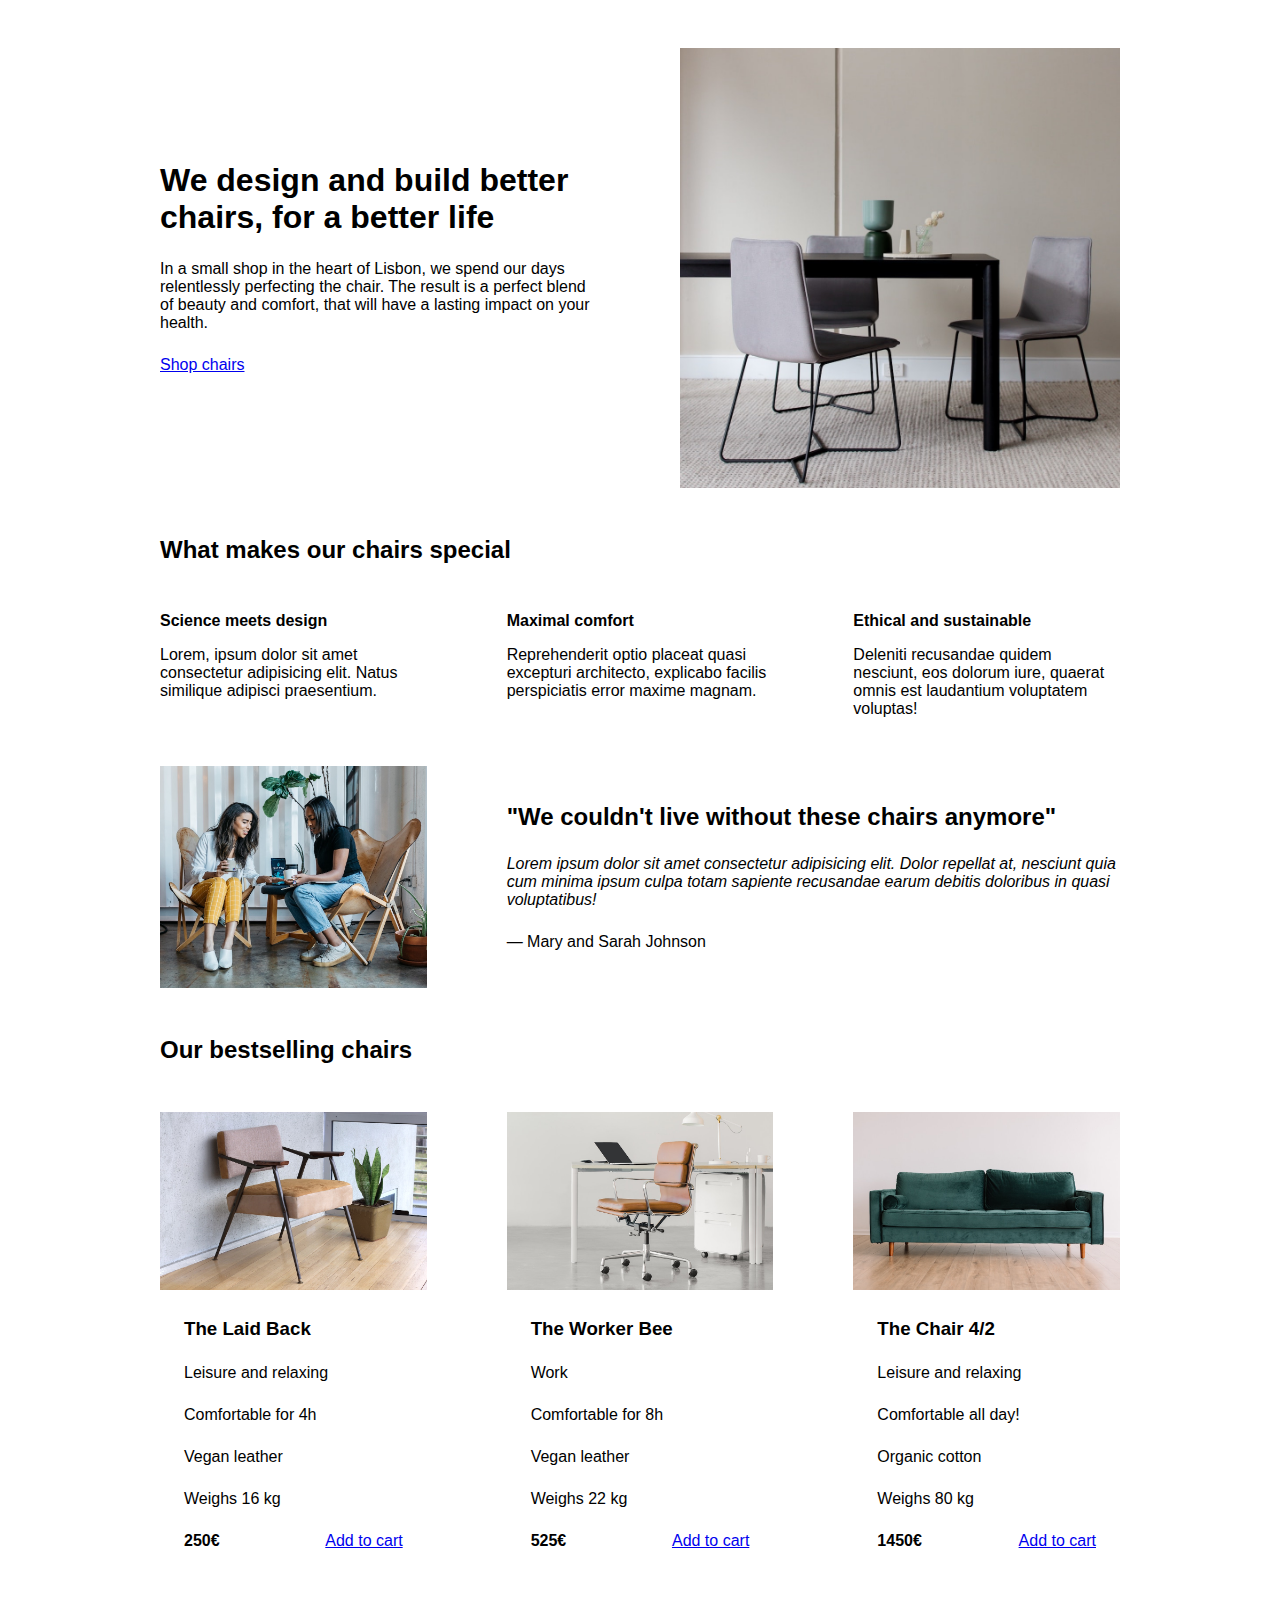
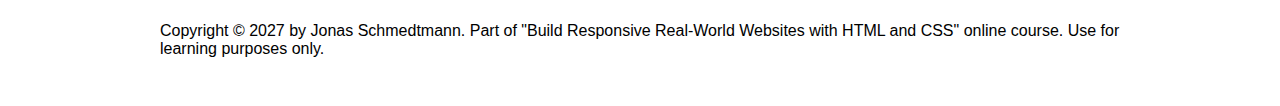
<file: Udemy_Courses/Building responsive Real-Worl Websites with HTML and CSS/html-css-course-master/html-css-course-master/starter/05-Design/index.html>
<!DOCTYPE html>
<html lang="en">
  <head>
    <meta charset="UTF-8" />
    <meta http-equiv="X-UA-Compatible" content="IE=edge" />
    <meta name="viewport" content="width=device-width, initial-scale=1.0" />

    <link rel="stylesheet" href="style.css" />
    <title>Lisbon Chair Shop</title>
  </head>
  <body>
    <div class="container">
      <header>
        <div class="header-text-box">
          <h1>We design and build better chairs, for a better life</h1>
          <p class="header-text">
            In a small shop in the heart of Lisbon, we spend our days
            relentlessly perfecting the chair. The result is a perfect blend of
            beauty and comfort, that will have a lasting impact on your health.
          </p>
          <a class="btn btn--big" href="#">Shop chairs</a>
        </div>
        <img src="hero.jpg" alt="Photo" />
      </header>

      <section>
        <h2>What makes our chairs special</h2>
        <div class="grid-3-cols">
          <div>
            <p class="features-title"><strong>Science meets design</strong></p>
            <p class="features-text">
              Lorem, ipsum dolor sit amet consectetur adipisicing elit. Natus
              similique adipisci praesentium.
            </p>
          </div>

          <div>
            <p class="features-title">
              <strong>Maximal comfort</strong>
            </p>
            <p class="features-text">
              Reprehenderit optio placeat quasi excepturi architecto, explicabo
              facilis perspiciatis error maxime magnam.
            </p>
          </div>

          <div>
            <p class="features-title">
              <strong>Ethical and sustainable</strong>
            </p>
            <p class="features-text">
              Deleniti recusandae quidem nesciunt, eos dolorum iure, quaerat
              omnis est laudantium voluptatem voluptas!
            </p>
          </div>
        </div>
      </section>

      <section class="testimonial-section">
        <div class="grid-3-cols">
          <img src="customers.jpg" alt="People sitting on chairs" />
          <div class="testimonial-box">
            <h2>"We couldn't live without these chairs anymore"</h2>
            <blockquote class="testimonial-text">
              Lorem ipsum dolor sit amet consectetur adipisicing elit. Dolor
              repellat at, nesciunt quia cum minima ipsum culpa totam sapiente
              recusandae earum debitis doloribus in quasi voluptatibus!
            </blockquote>
            <p class="testimonial-author">&mdash; Mary and Sarah Johnson</p>
          </div>
        </div>
      </section>

      <section>
        <h2>Our bestselling chairs</h2>
        <div class="grid-3-cols">
          <figure class="chair">
            <img src="chair-1.jpg" alt="Chair" />
            <div class="chair-box">
              <h3>The Laid Back</h3>
              <ul class="chair-details">
                <li>
                  <!-- Span is a generic INLINE text element, it doesn't have any meaning. It's like a div element, but inline -->
                  <span>Leisure and relaxing</span>
                </li>
                <li>
                  <span>Comfortable for 4h</span>
                </li>
                <li>
                  <span>Vegan leather</span>
                </li>
                <li>
                  <span>Weighs 16 kg</span>
                </li>
              </ul>
              <div class="chair-price">
                <strong>250€</strong>
                <a href="#" class="btn btn--small">Add to cart</a>
              </div>
            </div>
          </figure>

          <figure class="chair">
            <img src="chair-2.jpg" alt="Chair" />
            <div class="chair-box">
              <h3>The Worker Bee</h3>
              <ul class="chair-details">
                <li>
                  <span>Work</span>
                </li>
                <li>
                  <span>Comfortable for 8h</span>
                </li>
                <li>
                  <span>Vegan leather</span>
                </li>
                <li>
                  <span>Weighs 22 kg</span>
                </li>
              </ul>
              <div class="chair-price">
                <strong>525€</strong>
                <a href="#" class="btn btn--small">Add to cart</a>
              </div>
            </div>
          </figure>

          <figure class="chair">
            <img src="chair-3.jpg" alt="Chair" />
            <div class="chair-box">
              <h3>The Chair 4/2</h3>
              <ul class="chair-details">
                <li>
                  <span>Leisure and relaxing</span>
                </li>
                <li>
                  <span>Comfortable all day!</span>
                </li>
                <li>
                  <span>Organic cotton</span>
                </li>
                <li>
                  <span>Weighs 80 kg</span>
                </li>
              </ul>
              <div class="chair-price">
                <strong>1450€</strong>
                <a href="#" class="btn btn--small">Add to cart</a>
              </div>
            </div>
          </figure>
        </div>
      </section>

      <footer>
        Copyright &copy; 2027 by Jonas Schmedtmann. Part of "Build Responsive
        Real-World Websites with HTML and CSS" online course. Use for learning
        purposes only.
      </footer>
    </div>
  </body>
</html>
</file>
<file: Udemy_Courses/Building responsive Real-Worl Websites with HTML and CSS/html-css-course-master/html-css-course-master/final/03-CSS-Fundamentals/style.css>
* {
  /* border-top: 10px solid #1098ad; */
  margin: 0;
  padding: 0;
}

/* PAGE SECTIONS */
body {
  color: #444;
  font-family: sans-serif;

  border-top: 10px solid #1098ad;
  position: relative;
}

.container {
  width: 800px;
  /* margin-left: auto;
  margin-right: auto; */
  margin: 0 auto;
}

.main-header {
  background-color: #f7f7f7;
  /* padding: 20px;
  padding-left: 40px;
  padding-right: 40px; */
  padding: 20px 40px;
  margin-bottom: 60px;
  /* height: 80px; */
}

nav {
  font-size: 18px;
  /* text-align: center; */
}

article {
  margin-bottom: 60px;
}

.post-header {
  margin-bottom: 40px;
  /* position: relative; */
}

aside {
  background-color: #f7f7f7;
  border-top: 5px solid #1098ad;
  border-bottom: 5px solid #1098ad;
  /* padding-top: 50px;
  padding-bottom: 50px; */
  padding: 50px 0;
  width: 500px;
}

/* SMALLER ELEMENTS */
h1,
h2,
h3 {
  color: #1098ad;
}

h1 {
  font-size: 26px;
  text-transform: uppercase;
  font-style: italic;
}

h2 {
  font-size: 40px;
  margin-bottom: 30px;
}

h3 {
  font-size: 30px;
  margin-bottom: 20px;
  margin-top: 40px;
}

h4 {
  font-size: 20px;
  text-transform: uppercase;
  text-align: center;
}

p {
  font-size: 22px;
  line-height: 1.5;
  margin-bottom: 15px;
}

ul,
ol {
  margin-left: 50px;
  margin-bottom: 20px;
}

li {
  font-size: 20px;
  margin-bottom: 10px;
  /* display: inline; */
}

li:last-child {
  margin-bottom: 0;
}

/* footer p {
  font-size: 16px;
} */

/* article header p {
  font-style: italic;
} */

#author {
  font-style: italic;
  font-size: 18px;
}

#copyright {
  font-size: 16px;
}

.related-author {
  font-size: 18px;
  font-weight: bold;
}

/* ul {
  list-style: none;
} */

.related {
  list-style: none;
}

body {
  /* background-color: orangered; */
}

/* .first-li {
  font-weight: bold;
} */

li:first-child {
  font-weight: bold;
}

li:last-child {
  font-style: italic;
}

li:nth-child(even) {
  /* color: red; */
}

/* Misconception: this won't work! */
article p:first-child {
  color: red;
}

/* Styling links */
a:link {
  color: #1098ad;
  text-decoration: none;
}

a:visited {
  /* color: #777; */
  color: #1098ad;
}

a:hover {
  color: orangered;
  font-weight: bold;
  text-decoration: underline orangered;
}

a:active {
  background-color: black;
  font-style: italic;
}
/* LVHA */

.post-img {
  width: 100%;
  height: auto;
}

nav a:link {
  /* background-color: orangered;
  margin: 20px;
  padding: 20px;

  display: block; */

  margin-right: 30px;
  margin-top: 10px;
  display: inline-block;
}

nav a:link:last-child {
  margin-right: 0;
}

button {
  font-size: 22px;
  padding: 20px;
  cursor: pointer;

  position: absolute;
  /* top: 50px;
  left: 50px; */
  bottom: 50px;
  right: 50px;
}

h1::first-letter {
  font-style: normal;
  margin-right: 5px;
}

h3 + p::first-line {
  /* color: red; */
}

h2 {
  /* background-color: orange; */
  position: relative;
}

h2::before {
  content: "TOP";
  background-color: #ffe70e;
  color: #444;
  font-size: 16px;
  font-weight: bold;
  display: inline-block;
  padding: 5px 10px;
  position: absolute;
  top: -10px;
  right: -25px;
}

/* Resolving conflicts */
/* #copyright {
  color: red;
}

.copyright {
  color: blue;
}

.text {
  color: yellow;
}

footer p {
  color: green !important;
} */

/* nav a:link,
nav p {
  font-size: 18px;
} */
</file>
<file: Udemy_Courses/Building responsive Real-Worl Websites with HTML and CSS/html-css-course-master/html-css-course-master/final/04-CSS-Layouts/style.css>
* {
  /* border-top: 10px solid #1098ad; */
  margin: 0;
  padding: 0;
  box-sizing: border-box;
}

/* PAGE SECTIONS */
body {
  color: #444;
  font-family: sans-serif;

  border-top: 10px solid #1098ad;
  position: relative;
}

.container {
  width: 1200px;
  /* margin-left: auto;
  margin-right: auto; */
  margin: 0 auto;
}

.main-header {
  background-color: #f7f7f7;
  /* padding: 20px;
  padding-left: 40px;
  padding-right: 40px; */
  padding: 20px 40px;
  /* margin-bottom: 60px; */
  /* height: 80px; */
}

nav {
  font-size: 18px;
  /* text-align: center; */
}

article {
  /* margin-bottom: 60px; */
}

.post-header {
  margin-bottom: 40px;
  /* position: relative; */
}

aside {
  background-color: #f7f7f7;
  border-top: 5px solid #1098ad;
  border-bottom: 5px solid #1098ad;
  padding: 50px 40px;
}

/* SMALLER ELEMENTS */
h1,
h2,
h3 {
  color: #1098ad;
}

h1 {
  font-size: 26px;
  text-transform: uppercase;
  font-style: italic;
}

h2 {
  font-size: 40px;
  margin-bottom: 30px;
}

h3 {
  font-size: 30px;
  margin-bottom: 20px;
  margin-top: 40px;
}

h4 {
  font-size: 20px;
  text-transform: uppercase;
  text-align: center;
  margin-bottom: 30px;
}

p {
  font-size: 22px;
  line-height: 1.5;
  margin-bottom: 15px;
}

ul,
ol {
  margin-left: 50px;
  margin-bottom: 20px;
}

li {
  font-size: 20px;
  margin-bottom: 10px;
  /* display: inline; */
}

li:last-child {
  margin-bottom: 0;
}

/* footer p {
  font-size: 16px;
} */

/* article header p {
  font-style: italic;
} */

#author {
  font-style: italic;
  font-size: 18px;
}

#copyright {
  font-size: 16px;
}

.related-author {
  font-size: 18px;
  font-weight: bold;
}

/* ul {
  list-style: none;
} */

.related {
  list-style: none;
  margin-left: 0;
}

body {
  /* background-color: orangered; */
}

/* .first-li {
  font-weight: bold;
} */

li:first-child {
  font-weight: bold;
}

li:last-child {
  font-style: italic;
}

li:nth-child(even) {
  /* color: red; */
}

/* Misconception: this won't work! */
article p:first-child {
  color: red;
}

/* Styling links */
a:link {
  color: #1098ad;
  text-decoration: none;
}

a:visited {
  /* color: #777; */
  color: #1098ad;
}

a:hover {
  color: orangered;
  font-weight: bold;
  text-decoration: underline orangered;
}

a:active {
  background-color: black;
  font-style: italic;
}
/* LVHA */

.post-img {
  width: 100%;
  height: auto;
}

nav a:link {
  /* background-color: orangered;
  margin: 20px;
  padding: 20px;

  display: block; */

  margin-right: 30px;
  display: inline-block;
}

nav a:link:last-child {
  margin-right: 0;
}

button {
  font-size: 22px;
  padding: 20px;
  cursor: pointer;

  position: absolute;
  /* top: 50px;
  left: 50px; */
  bottom: 50px;
  right: 50px;
}

h1::first-letter {
  font-style: normal;
  margin-right: 5px;
}

h3 + p::first-line {
  /* color: red; */
}

h2 {
  /* background-color: orange; */
  position: relative;
}

h2::before {
  content: "TOP";
  background-color: #ffe70e;
  color: #444;
  font-size: 16px;
  font-weight: bold;
  display: inline-block;
  padding: 5px 10px;
  position: absolute;
  top: -10px;
  right: -25px;
}

/* Resolving conflicts */
/* #copyright {
  color: red;
}

.copyright {
  color: blue;
}

.text {
  color: yellow;
}

footer p {
  color: green !important;
} */

/* nav a:link,
nav p {
  font-size: 18px;
} */

/* FLOATS */
/*
.author-img {
  float: left;
  margin-bottom: 20px;
}

.author {
  float: left;
  margin-top: 10px;
  margin-left: 20px;
}

h1 {
  float: left;
}

nav {
  float: right;
}

.clear {
  clear: both;
}

.clearfix::after {
  clear: both;
  content: "";
  display: block;
}

article {
  width: 825px;
  float: left;
}

aside {
  width: 300px;
  float: right;
}

footer {
  clear: both;
}
*/

/* FLEXBOX */
.main-header {
  display: flex;
  align-items: center;
  justify-content: space-between;
}

.author-box {
  display: flex;
  align-items: center;
  margin-bottom: 15px;
}

.author {
  margin-bottom: 0;
  margin-left: 15px;
}

.related-post {
  display: flex;
  align-items: center;
  gap: 20px;
  margin-bottom: 30px;
}

.related-link:link {
  font-size: 17px;
  font-weight: bold;
  font-style: normal;
  margin-bottom: 5px;
  display: block;
}

.related-author {
  margin-bottom: 0;
  font-size: 14px;
  font-weight: normal;
  font-style: italic;
}

/* FLEXBOX LAYOUT */
/* .row {
  display: flex;
  align-items: flex-start;
  gap: 75px;
  margin-bottom: 60px;
}

article {
  flex: 1;
  margin-bottom: 0;
}

aside {
  
  DEFAULTS:
  flex-grow: 0;
  flex-shrink: 1;
  flex-basis: auto;

  flex: 0 0 300px;
} */

/* CSS GRID LAYOUT */
.container {
  display: grid;
  grid-template-columns: 1fr 300px;
  column-gap: 75px;
  row-gap: 60px;
  align-items: start;
}

.main-header {
  /* grid-column: 1 / span 2; */
  grid-column: 1 / -1;
}

article {
}

aside {
}

footer {
  grid-column: 1 / -1;
}
</file>
<file: Udemy_Courses/Building responsive Real-Worl Websites with HTML and CSS/html-css-course-master/html-css-course-master/final/05-Design/style.css>
/*
SPACING SYSTEM (px)
2 / 4 / 8 / 12 / 16 / 24 / 32 / 48 / 64 / 80 / 96 / 128

FONT SIZE SYSTEM (px)
10 / 12 / 14 / 16 / 18 / 20 / 24 / 30 / 36 / 44 / 52 / 62 / 74 / 86 / 98
*/

/* 
MAIN COLOR: #087f5b
GREY COLOR: #343a40
*/

* {
  margin: 0;
  padding: 0;
  box-sizing: border-box;
}

/* ------------------------ */
/* GENERAL STYLES */
/* ------------------------ */
body {
  font-family: "Inter", sans-serif;
  color: #343a40;
  border-bottom: 8px solid #087f5b;
}

.container {
  width: 960px;
  margin: 0 auto;
}

header,
section {
  margin-bottom: 96px;
}

h2 {
  margin-bottom: 48px;
  font-size: 36px;
  letter-spacing: -0.5px;
  /* 24 / 30 / 36 */
}

.grid-3-cols {
  display: grid;
  grid-template-columns: repeat(3, 1fr);
  column-gap: 80px;
}

.btn:link,
.btn:visited {
  background-color: #087f5b;
  color: #fff;
  text-decoration: none;
  text-transform: uppercase;
  font-weight: 500;

  display: inline-block;
  border-radius: 100px;
}

.btn:hover,
.btn:active {
  background-color: #099268;
}

.btn--big {
  font-size: 18px;
  padding: 16px 32px;
}

.btn--small {
  font-size: 14px;
  padding: 8px 12px;
}

img {
  border-radius: 12px;
}

/* ------------------------ */
/* COMPONENT STYLES */
/* ------------------------ */

/* HEADER */
header {
  display: grid;
  grid-template-columns: repeat(2, 1fr);
  column-gap: 80px;
  margin-top: 64px;
}

.header-text-box {
  align-self: center;
}

h1 {
  margin-bottom: 32px;
  font-size: 44px;
  line-height: 1.1;
  letter-spacing: -1px;
  /* 44 / 52 / 62 */

  /* text-shadow: 0 5px 5px rgba(0, 0, 0, 0.2); */
}

.header-text {
  margin-bottom: 24px;
  font-size: 18px;
  line-height: 1.7;
}

img {
  width: 100%;
}

/* FEATURES */
.features-icon {
  stroke: #087f5b;
  width: 32px;
  heigh: 32px;
  margin-bottom: 24px;
}

.features-title {
  margin-bottom: 16px;
  font-size: 20px;
}

.features-text {
  font-size: 18px;
  line-height: 1.7;
}

/* TESTIMONIAL */
.testimonial-section {
  background-color: #087f5b;
  color: #fff;
  padding: 24px;
  border-radius: 12px;
}

.testimonial-box {
  grid-column: 2 / -1;
  align-self: center;
}

.testimonial-box h2 {
  margin-bottom: 24px;
  /* 20 / 24 / 30 */
  font-size: 24px;
}

.testimonial-text {
  font-style: italic;
  margin-bottom: 24px;
  font-size: 18px;
  line-height: 1.7;
  color: ##e6fcf5;
}

.testimonial-author {
  color: #c3fae8;
}

/* CHAIRS */
.chair {
  box-shadow: 0 20px 30px 0 rgba(0, 0, 0, 0.07);
  border-radius: 12px;
}

.chair img {
  border-bottom-left-radius: 0;
  border-bottom-right-radius: 0;
}

.chair-box {
  padding: 32px;
}

h3 {
  margin-bottom: 24px;
  font-size: 20px;
}

.chair-details {
  list-style: none;
  margin-bottom: 48px;
}

.chair-details li {
  display: flex;
  align-items: center;
  gap: 12px;
  margin-bottom: 16px;
}

.chair-details li:last-child {
  margin-bottom: 0;
}

.chair-icon {
  stroke: #087f5b;
  width: 24px;
  height: 24px;
}

.chair-price {
  display: flex;
  justify-content: space-between;
  align-items: center;
  font-size: 20px;
}

footer {
  margin-bottom: 48px;
  font-size: 14px;
  color: #495057;
}
</file>
<file: Udemy_Courses/Building responsive Real-Worl Websites with HTML and CSS/html-css-course-master/html-css-course-master/starter/03-CSS-Fundamentals/style.css>
* {
  margin: 0px;
  padding: 0px;
}

/* Page Sections ↓ */

body {
  font-family: sans-serif;
  color: #444;
  border-top: 10px solid #1098ad;
  margin: 5px;
  position: relative;
}

.container {
  width: 800px;
  margin: 0 auto;
}

.main-header {
  background-color: #e9e9e9;
  padding: 20px 40px;
  margin-bottom: 30px;
  height: auto;
}

.navigation {
  font-size: 18px;
}

article {
  margin-bottom: 60px;
}

.post-header {
  margin-bottom: 40px;
}

.related-posts {
  background-color: #e9e9e9;
  border-top: 5px solid #1098ad;
  border-bottom: 5px solid #1098ad;
  padding: 50px 0px;
  width: 500px;
}

/* Smaller Elements ↓ */

h1,
h2,
h3 {
  color: #1098ad;
}

h2,
h3 {
  border-bottom: 2px solid #1098ad;
}

h1 {
  font-size: 26px;
  text-transform: uppercase;
  font-style: italic;
}

h2 {
  font-size: 40px;
  margin-bottom: 30px;
  position: relative;
}

h3 {
  font-size: 30px;
  margin-bottom: 20px;
  margin-top: 40px;
}

h4 {
  font-size: 20px;
  text-transform: uppercase;
  text-align: center;
}

p {
  font-size: 22px;
  line-height: 1.5;
  margin-bottom: 15px;
}

ol,
ul {
  margin-left: 50px;
  margin-bottom: 20px;
}

li {
  font-size: 20px;
  margin-bottom: 10px;
}

li:last-child {
  margin-bottom: 10px;
}

#copyright {
  font-size: 16px;
}

#author {
  font-style: italic;
  font-size: 18px;
}

.related {
  list-style: none;
}

.related-author {
  font-size: 18px;
  font-weight: bold;
}

li:first-child {
  font-weight: bold;
}

li:last-child {
  font-style: italic;
}

/* li:nth-child(odd) {
   color: red; 
} */

/* Styling links */

a:link {
  color: #1098ad;
  text-decoration: none;
}

a:visited {
  /* color: #777; */
  color: #1098ad;
}

a:hover {
  color: orangered;
  font-weight: bold;
  text-decoration: underline orangered;
}

a:active {
  background-color: black;
  font-style: italic;
}
/* lvha */

.post-img {
  width: 100%;
  height: auto;
}

nav a:link {
  /* background-color: orangered;
  margin: 20px; 
  display: block; */

  display: inline-block;
  margin-top: 10px;
  margin-right: 20px;
}

nav a:link:last-child {
  margin-right: 0px;
}

button {
  font-size: 22px;
  padding: 20px;
  cursor: pointer;
  position: absolute;
  bottom: 50px;
  right: 50px;
}

h1::first-letter {
  font-style: normal;
  margin-right: 5px;
}

h2::after {
  content: "TOP";
  color: #444;
  background-color: #ffe70e;
  font-size: 16px;
  font-weight: bold;
  display: inline-block;
  padding: 5px 10px;
  position: absolute;
  top: -15px;
  right: -25px;
}
</file>
<file: Udemy_Courses/Building responsive Real-Worl Websites with HTML and CSS/html-css-course-master/html-css-course-master/starter/05-Design/style.css>
/*
SPACING SYSTEM (px)
2 / 4 / 8 / 12 / 16 / 24 / 32 / 48 / 64 / 80 / 96 / 128

FONT SIZE SYSTEM (px)
10 / 12 / 14 / 16 / 18 / 20 / 24 / 30 / 36 / 44 / 52 / 62 / 74 / 86 / 98
*/

* {
  margin: 0;
  padding: 0;
  box-sizing: border-box;
}

/* ------------------------ */
/* GENERAL STYLES */
/* ------------------------ */
body {
  font-family: sans-serif;
}

.container {
  width: 960px;
  margin: 0 auto;
}

header,
section {
  margin-bottom: 48px;
}

h2 {
  margin-bottom: 48px;
}

.grid-3-cols {
  display: grid;
  grid-template-columns: repeat(3, 1fr);
  column-gap: 80px;
}

/* ------------------------ */
/* COMPONENT STYLES */
/* ------------------------ */

/* HEADER */
header {
  display: grid;
  grid-template-columns: repeat(2, 1fr);
  column-gap: 80px;
  margin-top: 48px;
}

.header-text-box {
  align-self: center;
}

h1 {
  margin-bottom: 24px;
}

.header-text {
  margin-bottom: 24px;
}

img {
  width: 100%;
}

/* FEATURES */
.features-icon {
}

.features-title {
  margin-bottom: 16px;
}

.features-text {
}

/* TESTIMONIAL */
.testimonial-section {
}

.testimonial-box {
  grid-column: 2 / -1;
  align-self: center;
}

.testimonial-box h2 {
  margin-bottom: 24px;
}

.testimonial-text {
  font-style: italic;
  margin-bottom: 24px;
}

/* CHAIRS */
.chair-box {
  padding: 24px;
}

h3 {
  margin-bottom: 24px;
}

.chair-details {
  list-style: none;
  margin-bottom: 24px;
}

.chair-details li {
  display: flex;
  align-items: center;
  gap: 12px;
  margin-bottom: 24px;
}

.chair-details li:last-child {
  margin-bottom: 0;
}

.chair-icon {
}

.chair-price {
  display: flex;
  justify-content: space-between;
}

footer {
  margin-bottom: 48px;
}
</file>
